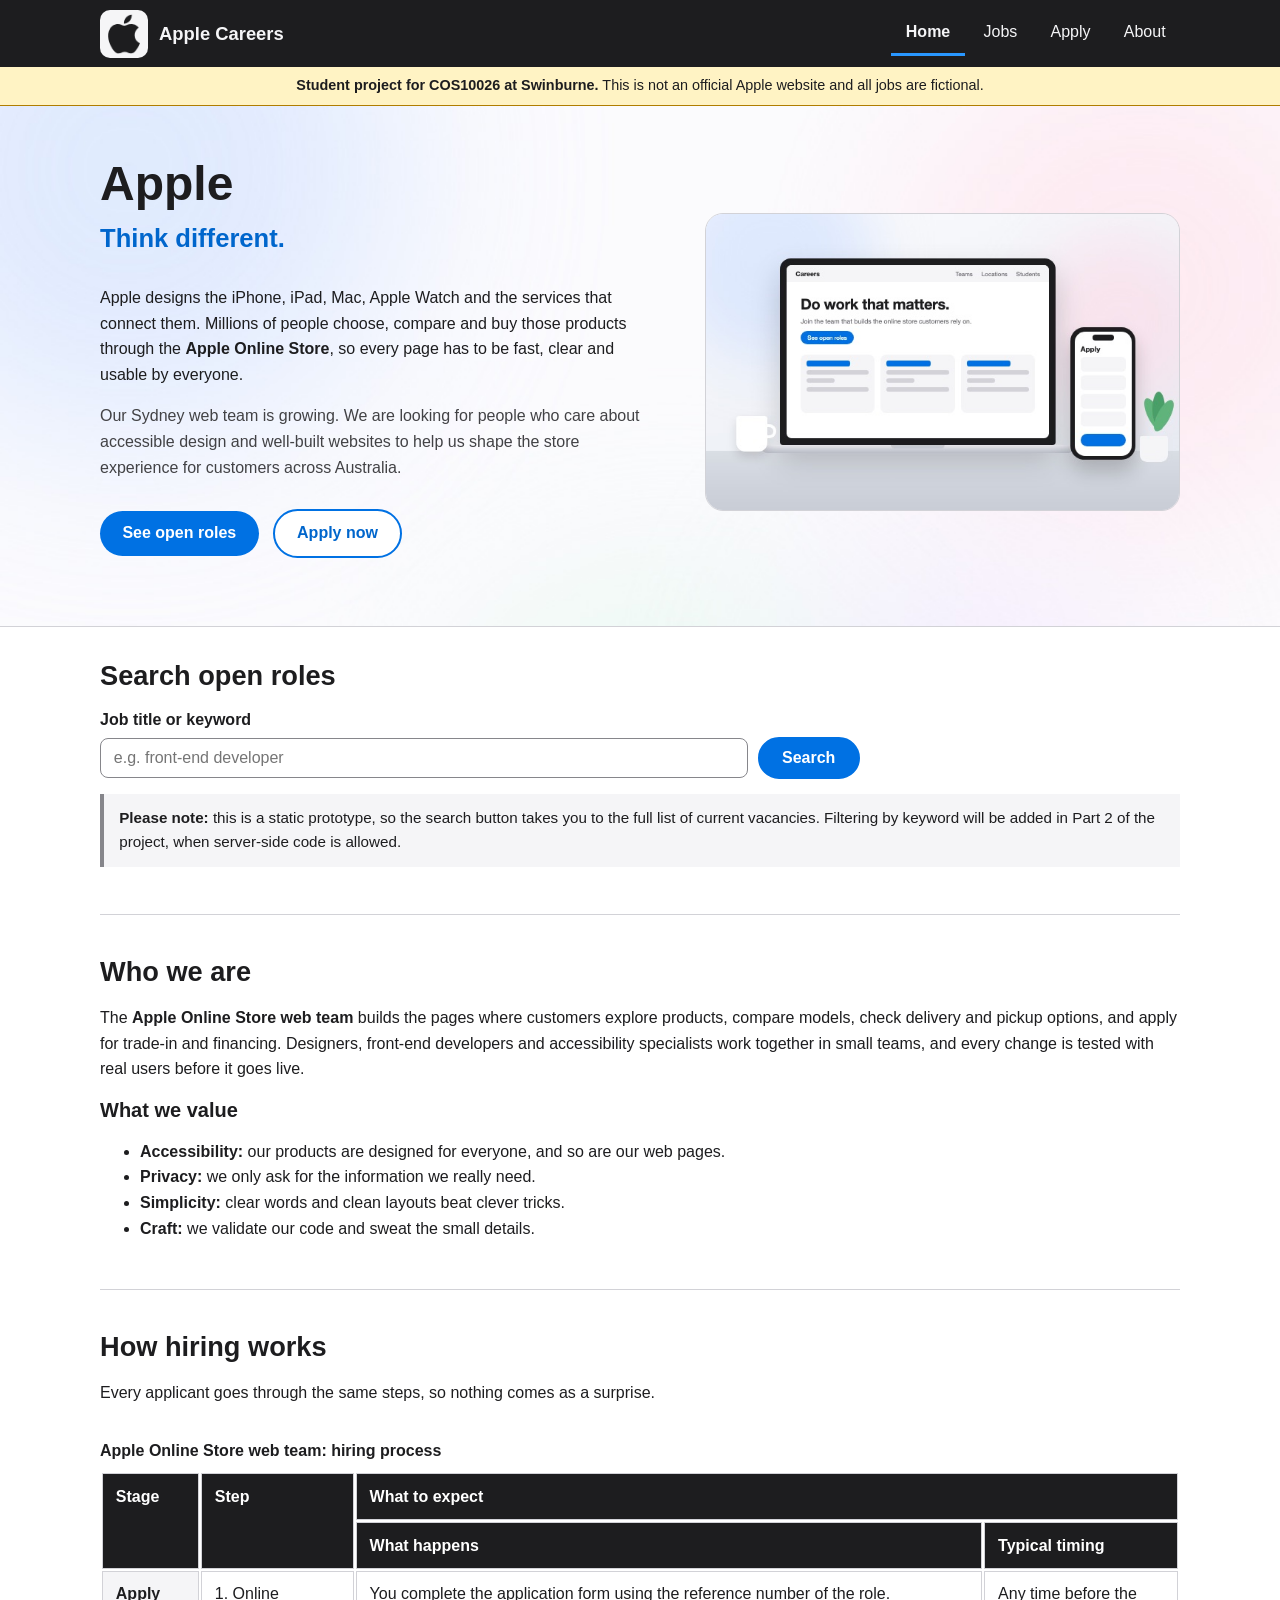
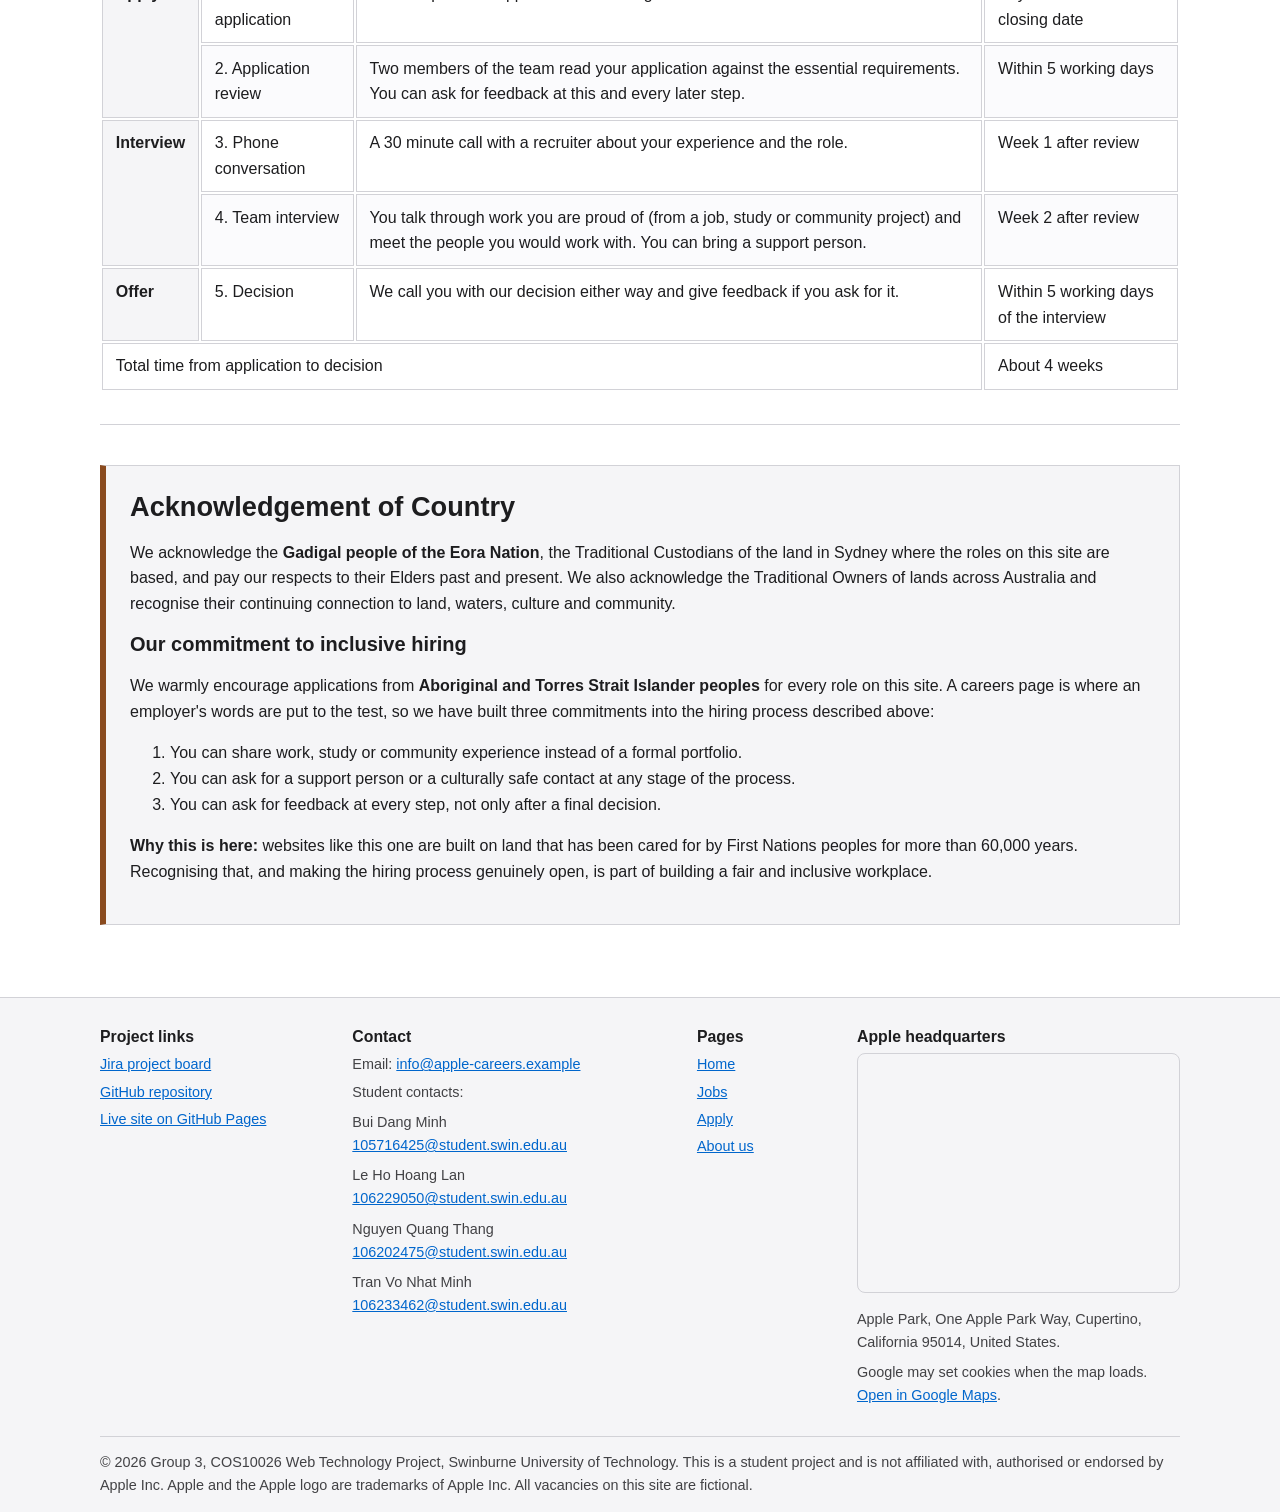
<file: index.html>
<!DOCTYPE html>
<html lang="en">
<head>
  <meta charset="utf-8">
  <meta name="viewport" content="width=device-width, initial-scale=1">
  <meta name="description" content="Careers at Apple: join the team that builds the Apple Online Store. Read about our hiring process and search open roles.">
  <meta name="keywords" content="Apple, careers, jobs, Apple Online Store, web developer, UX designer, Sydney">
  <meta name="author" content="Bui Dang Minh (105716425), Group 3">
  <title>Careers at Apple - Home</title>

  <link rel="stylesheet" href="styles.css?v=20261023">
  <link rel="stylesheet" href="index.css">

  <style>
    #hero h1 {
      font-size: 3em;
      margin-bottom: 0.1em;
    }

    .hero-actions {
      margin-top: 1.5em;
    }
  </style>
</head>

<body>
  <a class="skip-link" href="#main-content">Skip to main content</a>

  <header id="site-header">
    <div class="container">
      <a class="brand" href="index.html">

        <!-- Logo glyph adapted from Devicon apple-original, https://devicon.dev/ (MIT); Apple trademark, educational use. -->
        <img src="images/logo.png" alt="Apple logo" width="48" height="48">
        Apple Careers
      </a>

      <nav>
        <ul>
          <li><a href="index.html" class="current">Home</a></li>
          <li><a href="jobs.html">Jobs</a></li>
          <li><a href="apply.html">Apply</a></li>
          <li><a href="about.html">About</a></li>
        </ul>
      </nav>
    </div>
  </header>

  <p class="project-banner">
    <strong>Student project for COS10026 at Swinburne.</strong> This is not an official Apple website and all jobs are fictional.
  </p>

  <!-- GenAI acknowledgement: Claude and Codex.
       Use: assistance with the final code review; outputs were reviewed and adapted.
       Prompt (translated and summarised): Review the final HTML and CSS code against the assignment brief and suggest improvements. -->
  <!-- Company background: Apple Inc., Apple (Australia), https://www.apple.com/au/; wording adapted for fictional coursework roles. -->
  <section id="hero" aria-labelledby="company-name">
    <div class="container">
      <div class="hero-text">

        <h1 id="company-name">Apple</h1>
        <p class="slogan">Think different.</p>
        <p>
          Apple designs the iPhone, iPad, Mac, Apple Watch and the services that connect them.
          Millions of people choose, compare and buy those products through the
          <strong>Apple Online Store</strong>, so every page has to be fast, clear and
          usable by everyone.
        </p>

        <p style="color: #424245;">
          Our Sydney web team is growing. We are looking for people who care about
          accessible design and well-built websites to help us shape the store experience
          for customers across Australia.
        </p>
        <p class="hero-actions">
          <a class="button" href="jobs.html">See open roles</a>
          <a class="button secondary" href="apply.html">Apply now</a>
        </p>
      </div>

      <!-- Original AI-assisted artwork; acknowledgement: index.html. -->
      <figure class="hero-figure">
        <img src="images/hero-workplace.jpg"
             alt="Illustration of a laptop showing an Apple Careers web page next to a phone showing an application form"
             width="640" height="400">
      </figure>
    </div>
  </section>

  <main id="main-content" tabindex="-1">
    <div class="container">

      <section id="search" aria-labelledby="search-heading">
        <h2 id="search-heading">Search open roles</h2>
        <form action="jobs.html" method="get">
          <div class="search-row">
            <label for="keywords">Job title or keyword</label>
            <input type="search" id="keywords" name="keywords" placeholder="e.g. front-end developer">
            <button type="submit">Search</button>
          </div>
        </form>
        <p class="note">
          <strong>Please note:</strong> this is a static prototype, so the search button takes you
          to the full list of current vacancies. Filtering by keyword will be added in Part 2 of
          the project, when server-side code is allowed.
        </p>
      </section>

      <section id="team" aria-labelledby="team-heading">
        <h2 id="team-heading">Who we are</h2>
        <p>
          The <strong>Apple Online Store web team</strong> builds the pages where customers explore
          products, compare models, check delivery and pickup options, and apply for trade-in and
          financing. Designers, front-end developers and accessibility specialists work together
          in small teams, and every change is tested with real users before it goes live.
        </p>
        <h3>What we value</h3>
        <ul>
          <li><strong>Accessibility:</strong> our products are designed for everyone, and so are our web pages.</li>
          <li><strong>Privacy:</strong> we only ask for the information we really need.</li>
          <li><strong>Simplicity:</strong> clear words and clean layouts beat clever tricks.</li>
          <li><strong>Craft:</strong> we validate our code and sweat the small details.</li>
        </ul>
      </section>

      <section id="process" aria-labelledby="process-heading">
        <h2 id="process-heading">How hiring works</h2>
        <p>Every applicant goes through the same steps, so nothing comes as a surprise.</p>
        <div class="table-wrapper">
          <table>
            <caption>Apple Online Store web team: hiring process</caption>
            <thead>
              <tr>
                <th rowspan="2">Stage</th>
                <th rowspan="2">Step</th>
                <th colspan="2">What to expect</th>
              </tr>
              <tr>
                <th>What happens</th>
                <th>Typical timing</th>
              </tr>
            </thead>
            <tbody>
              <tr>
                <th rowspan="2">Apply</th>
                <td>1. Online application</td>
                <td>You complete the application form using the reference number of the role.</td>
                <td>Any time before the closing date</td>
              </tr>
              <tr>
                <td>2. Application review</td>
                <td>Two members of the team read your application against the essential requirements. You can ask for feedback at this and every later step.</td>
                <td>Within 5 working days</td>
              </tr>
              <tr>
                <th rowspan="2">Interview</th>
                <td>3. Phone conversation</td>
                <td>A 30 minute call with a recruiter about your experience and the role.</td>
                <td>Week 1 after review</td>
              </tr>
              <tr>
                <td>4. Team interview</td>
                <td>You talk through work you are proud of (from a job, study or community project) and meet the people you would work with. You can bring a support person.</td>
                <td>Week 2 after review</td>
              </tr>
              <tr>
                <th>Offer</th>
                <td>5. Decision</td>
                <td>We call you with our decision either way and give feedback if you ask for it.</td>
                <td>Within 5 working days of the interview</td>
              </tr>
            </tbody>
            <tfoot>
              <tr>
                <td colspan="3">Total time from application to decision</td>
                <td>About 4 weeks</td>
              </tr>
            </tfoot>
          </table>
        </div>
      </section>

      <!-- Wording follows Swinburne COS10026 Canvas, Acknowledgement of Country; Sydney custodians: City of Sydney, Aboriginal and Torres Strait Islander, https://www.cityofsydney.nsw.gov.au/ -->
      <section id="acknowledgement" aria-labelledby="ack-heading">
        <h2 id="ack-heading">Acknowledgement of Country</h2>

        <p>
          We acknowledge the <strong>Gadigal people of the Eora Nation</strong>, the Traditional Custodians
          of the land in Sydney where the roles on this site are based, and pay our respects to their
          Elders past and present. We also acknowledge the Traditional Owners of lands across Australia
          and recognise their continuing connection to land, waters, culture and community.
        </p>

        <h3>Our commitment to inclusive hiring</h3>
        <p>
          We warmly encourage applications from <strong>Aboriginal and Torres Strait Islander peoples</strong>
          for every role on this site. A careers page is where an employer's words are put to the test,
          so we have built three commitments into the hiring process described above:
        </p>
        <ol>
          <li>You can share work, study or community experience instead of a formal portfolio.</li>
          <li>You can ask for a support person or a culturally safe contact at any stage of the process.</li>
          <li>You can ask for feedback at every step, not only after a final decision.</li>
        </ol>
        <p>
          <strong>Why this is here:</strong> websites like this one are built on land that has been cared for by
          First Nations peoples for more than 60,000 years. Recognising that, and making the hiring process
          genuinely open, is part of building a fair and inclusive workplace.
        </p>
      </section>

    </div>
  </main>

  <footer id="site-footer">
    <div class="container">
      <div class="footer-columns">
        <section aria-labelledby="footer-project">
          <h2 id="footer-project">Project links</h2>
          <ul>
            <li><a href="https://cos10026-group3.atlassian.net/jira/software/projects/WWTP/summary">Jira project board</a></li>
            <li><a href="https://github.com/dangminh232006/Web-Project-Group-3">GitHub repository</a></li>
            <li><a href="https://dangminh232006.github.io/Web-Project-Group-3/">Live site on GitHub Pages</a></li>
          </ul>
        </section>
        <section aria-labelledby="footer-contact">
          <h2 id="footer-contact">Contact</h2>
          <ul>
            <li>Email: <a href="mailto:info@apple-careers.example">info@apple-careers.example</a></li>
            <li>Student contacts:
              <ul>
                <li>Bui Dang Minh<br><a href="mailto:105716425@student.swin.edu.au">105716425@student.swin.edu.au</a></li>
                <li>Le Ho Hoang Lan<br><a href="mailto:106229050@student.swin.edu.au">106229050@student.swin.edu.au</a></li>
                <li>Nguyen Quang Thang<br><a href="mailto:106202475@student.swin.edu.au">106202475@student.swin.edu.au</a></li>
                <li>Tran Vo Nhat Minh<br><a href="mailto:106233462@student.swin.edu.au">106233462@student.swin.edu.au</a></li>
              </ul>
            </li>
          </ul>
        </section>
        <section aria-labelledby="footer-site">
          <h2 id="footer-site">Pages</h2>
          <ul>
            <li><a href="index.html">Home</a></li>
            <li><a href="jobs.html">Jobs</a></li>
            <li><a href="apply.html">Apply</a></li>
            <li><a href="about.html">About us</a></li>
          </ul>
        </section>

        <section class="footer-map" aria-labelledby="footer-location">
          <h2 id="footer-location">Apple headquarters</h2>
          <!-- Map supplied by Google Maps: Apple Park, Cupertino; https://www.google.com/maps/place/Apple+Park,+One+Apple+Park+Way,+Cupertino,+CA+95014 -->
          <iframe src="https://www.google.com/maps/embed?origin=mfe&amp;pb=!1m3!2m1!1sApple+Park,+One+Apple+Park+Way,+Cupertino,+CA+95014!6i15"
                  title="Google Map showing Apple Park, Apple headquarters in Cupertino, California"
                  width="600" height="240" loading="lazy"></iframe>
          <p>Apple Park, One Apple Park Way, Cupertino, California 95014, United States.</p>
          <p>Google may set cookies when the map loads.
            <a href="https://www.google.com/maps/place/Apple+Park,+One+Apple+Park+Way,+Cupertino,+CA+95014">Open in Google Maps</a>.
          </p>
        </section>
      </div>
      <p class="disclaimer">
        &copy; 2026 Group 3, COS10026 Web Technology Project, Swinburne University of Technology.
        This is a student project and is not affiliated with, authorised or endorsed by Apple Inc.
        Apple and the Apple logo are trademarks of Apple Inc. All vacancies on this site are fictional.
      </p>
    </div>
  </footer>
</body>
</html>
</file>
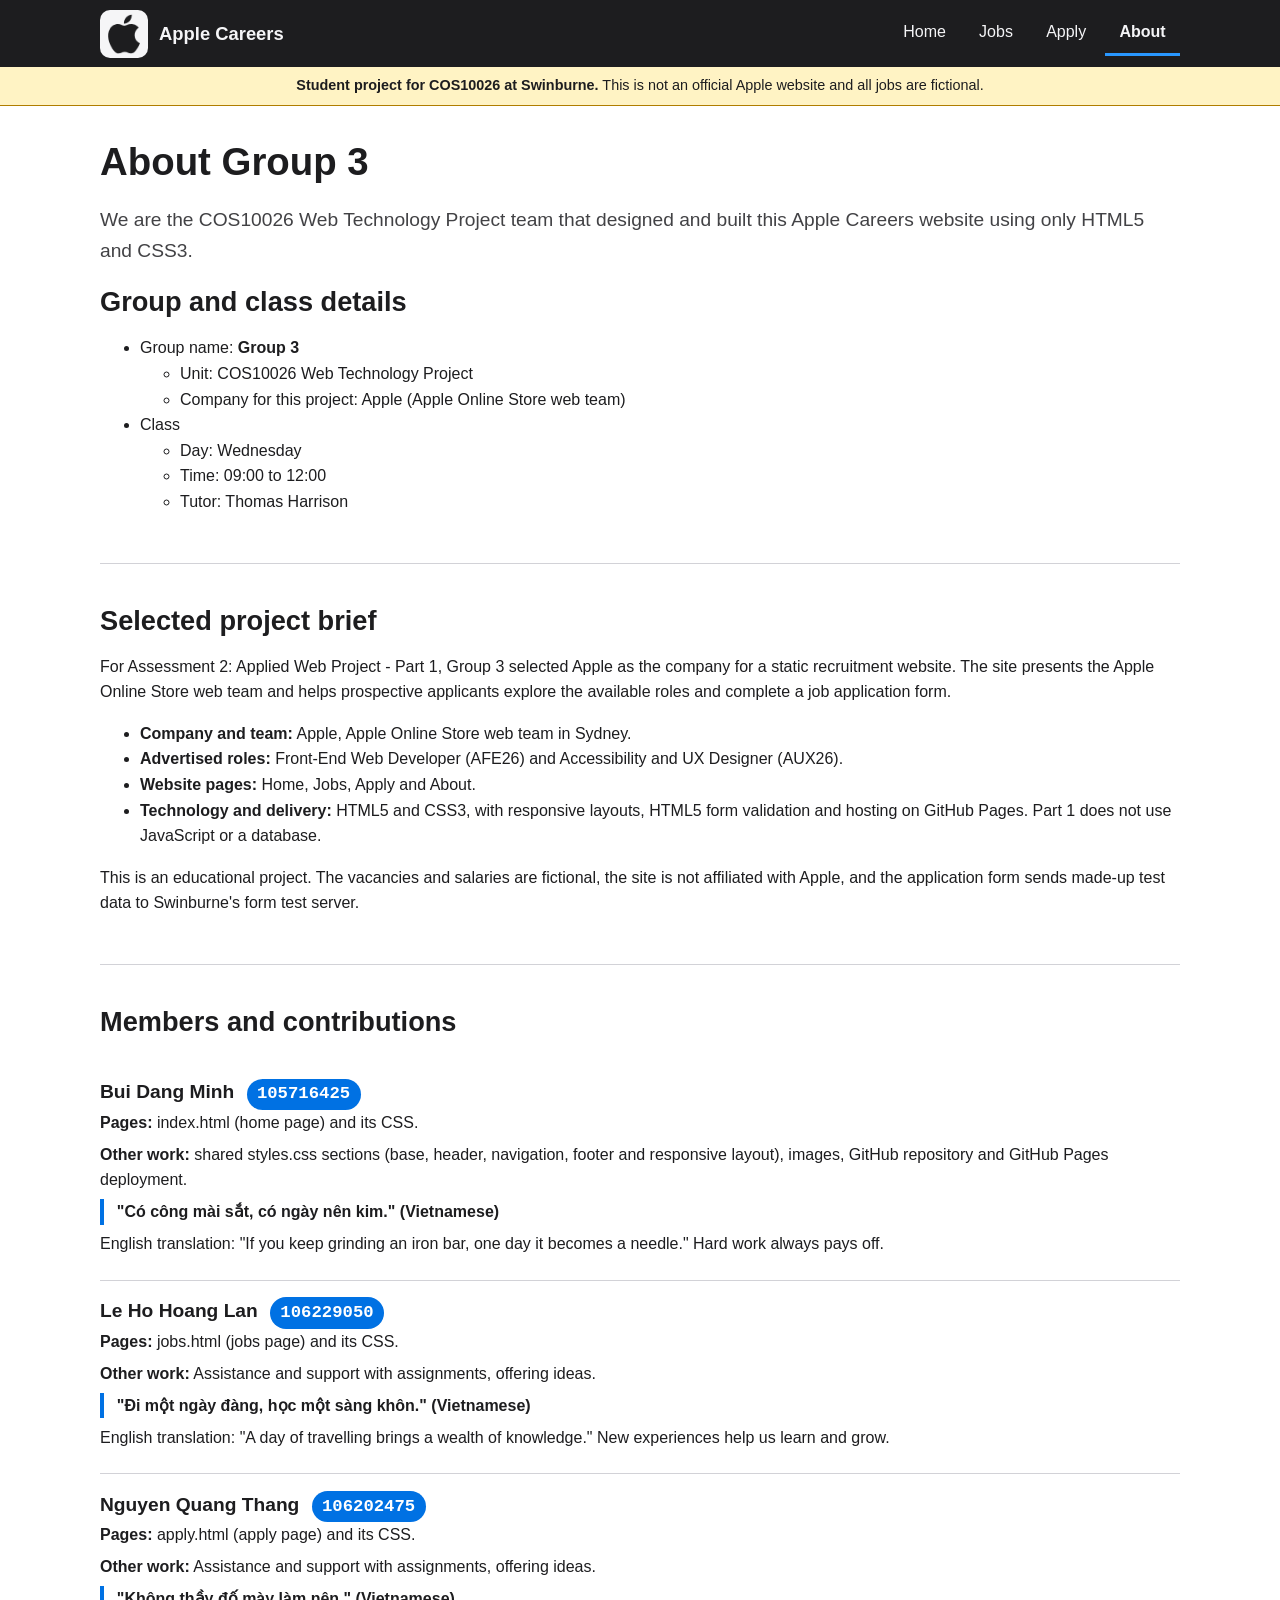
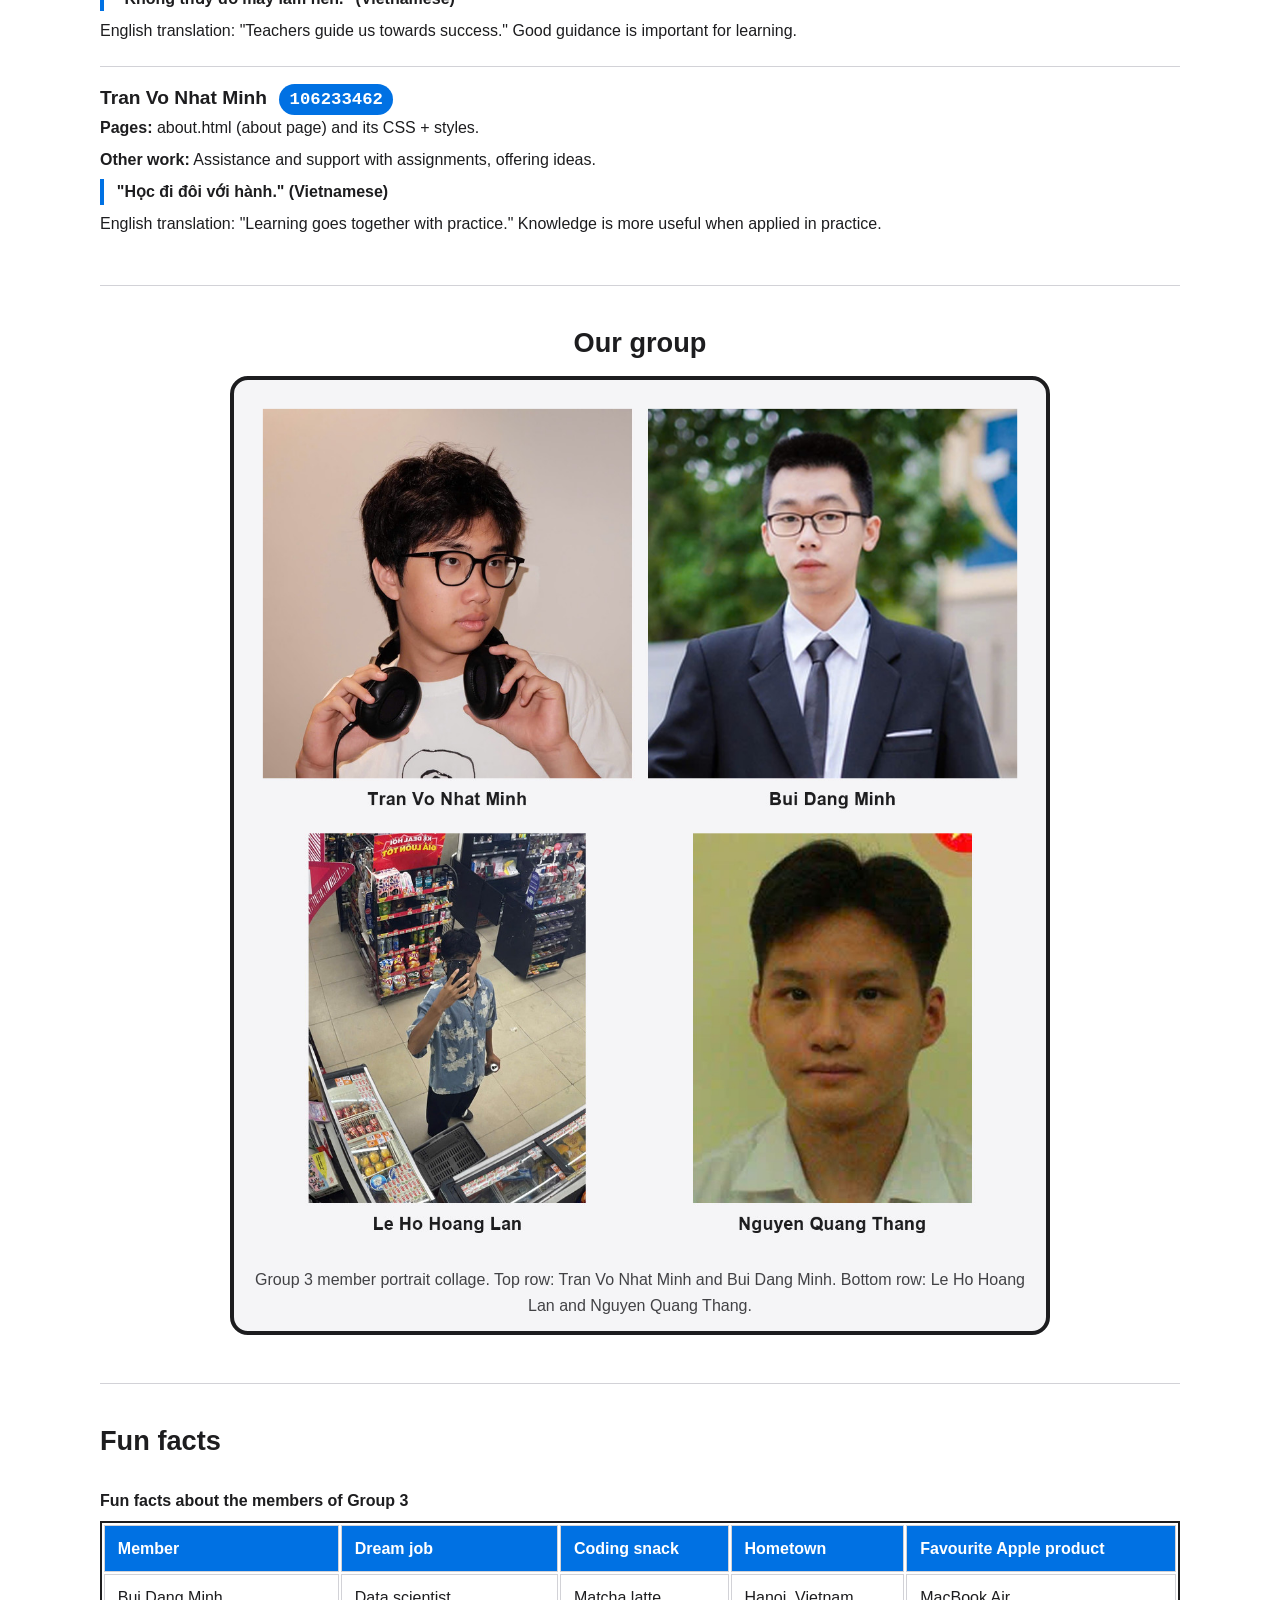
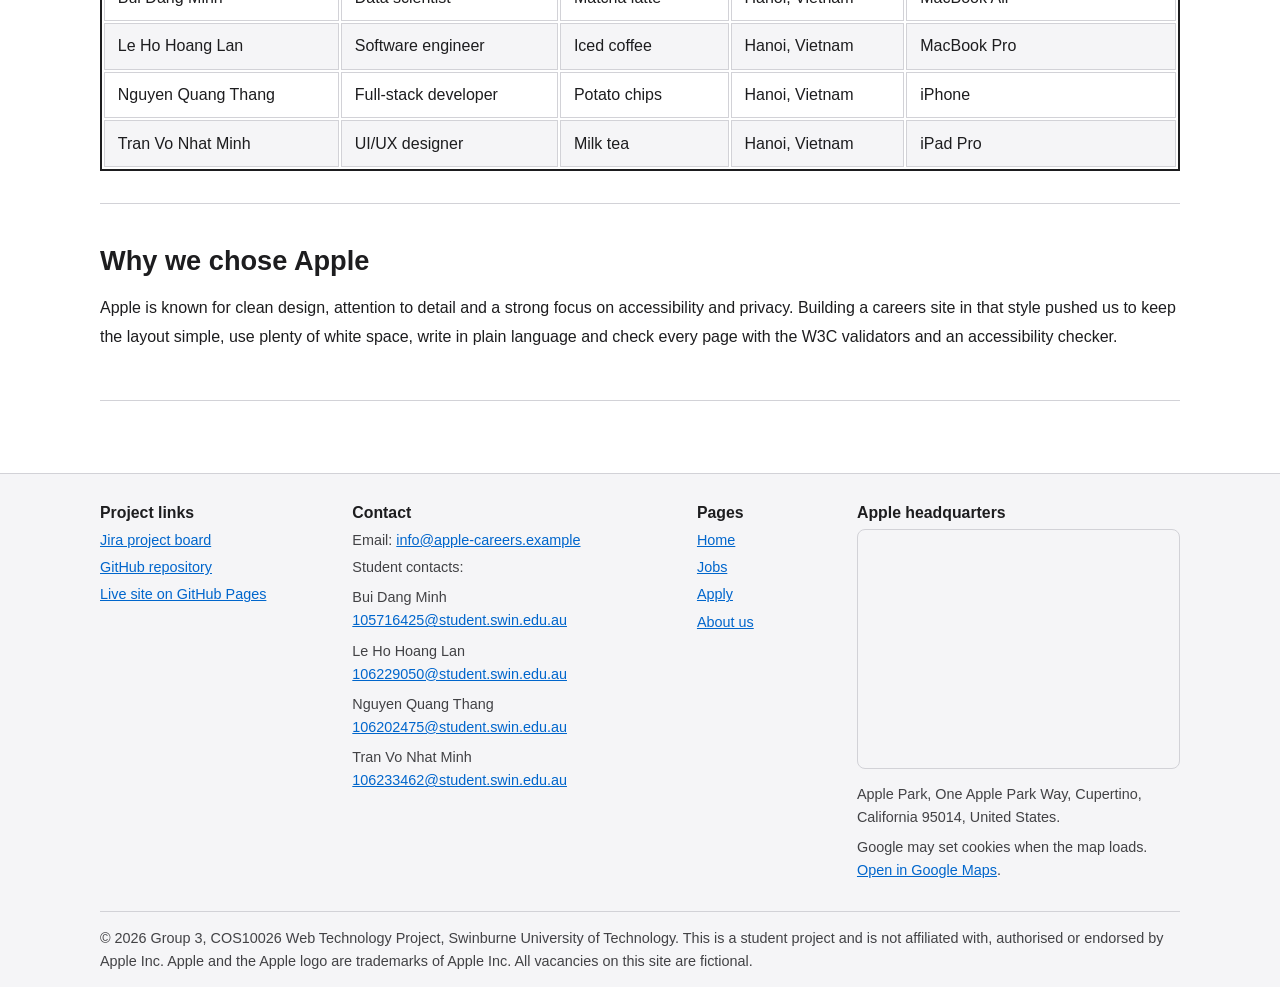
<file: about.html>
<!DOCTYPE html>
<html lang="en">
<head>
  <meta charset="utf-8">
  <meta name="viewport" content="width=device-width, initial-scale=1">
  <meta name="description" content="Meet Group 3, the COS10026 students who built the Apple Careers recruitment website: class details, contributions, quotes, group photo and fun facts.">
  <meta name="keywords" content="Group 3, COS10026, Swinburne, team members, student IDs, contributions, fun facts">
  <meta name="author" content="Group 3, COS10026">
  <title>Careers at Apple - About Group 3</title>

  <link rel="stylesheet" href="styles.css?v=20261023">
  <link rel="stylesheet" href="about.css?v=20261023-collage1">

  <style>
    #fun-facts caption {
      font-weight: bold;
      color: #1d1d1f;
    }
  </style>
</head>

<body>
  <a class="skip-link" href="#main-content">Skip to main content</a>

  <header id="site-header">
    <div class="container">
      <a class="brand" href="index.html">

        <!-- Logo glyph adapted from Devicon apple-original, https://devicon.dev/ (MIT); Apple trademark, educational use. -->
        <img src="images/logo.png" alt="Apple logo" width="48" height="48">
        Apple Careers
      </a>

      <nav>
        <ul>
          <li><a href="index.html">Home</a></li>
          <li><a href="jobs.html">Jobs</a></li>
          <li><a href="apply.html">Apply</a></li>
          <li><a href="about.html" class="current">About</a></li>
        </ul>
      </nav>
    </div>
  </header>

  <p class="project-banner">
    <strong>Student project for COS10026 at Swinburne.</strong> This is not an official Apple website and all jobs are fictional.
  </p>

  <main id="main-content" tabindex="-1">
    <div class="container">

      <h1>About Group 3</h1>
      <p>
        We are the COS10026 Web Technology Project team that designed and built this
        Apple Careers website using only HTML5 and CSS3.
      </p>

      <!-- GenAI acknowledgement: see index.html. -->
      <section id="group-details" aria-labelledby="group-heading">
        <h2 id="group-heading">Group and class details</h2>
        <ul>
          <li>Group name: <strong>Group 3</strong>
            <ul>
              <li>Unit: COS10026 Web Technology Project</li>
              <li>Company for this project: Apple (Apple Online Store web team)</li>
            </ul>
          </li>
          <li>Class
            <ul>
              <li>Day: Wednesday</li>
              <li>Time: 09:00 to 12:00</li>
              <li>Tutor: Thomas Harrison</li>
            </ul>
          </li>
        </ul>
      </section>

      <section id="project-brief" aria-labelledby="brief-heading">
        <h2 id="brief-heading">Selected project brief</h2>
        <p>
          For Assessment 2: Applied Web Project - Part 1, Group 3 selected Apple as the company
          for a static recruitment website. The site presents the Apple Online Store web team
          and helps prospective applicants explore the available roles and complete a job application form.
        </p>
        <ul>
          <li><strong>Company and team:</strong> Apple, Apple Online Store web team in Sydney.</li>
          <li><strong>Advertised roles:</strong> Front-End Web Developer (AFE26) and Accessibility and UX Designer (AUX26).</li>
          <li><strong>Website pages:</strong> Home, Jobs, Apply and About.</li>
          <li><strong>Technology and delivery:</strong> HTML5 and CSS3, with responsive layouts,
            HTML5 form validation and hosting on GitHub Pages. Part 1 does not use JavaScript or a database.</li>
        </ul>
        <p>
          This is an educational project. The vacancies and salaries are fictional, the site is not
          affiliated with Apple, and the application form sends made-up test data to Swinburne's form test server.
        </p>
      </section>

      <section id="members" aria-labelledby="members-heading">
        <h2 id="members-heading">Members and contributions</h2>
        <dl class="members">
          <dt>Bui Dang Minh <span class="student-id">105716425</span></dt>
          <dd><strong>Pages:</strong> index.html (home page) and its CSS.</dd>
          <dd><strong>Other work:</strong> shared styles.css sections (base, header, navigation, footer and responsive layout), images, GitHub repository and GitHub Pages deployment.</dd>
          <dd class="quote"><span lang="vi">&quot;Có công mài sắt, có ngày nên kim.&quot;</span> (Vietnamese)</dd>
          <dd>English translation: &quot;If you keep grinding an iron bar, one day it becomes a needle.&quot; Hard work always pays off.</dd>

          <dt>Le Ho Hoang Lan <span class="student-id">106229050</span></dt>
          <dd><strong>Pages:</strong> jobs.html (jobs page) and its CSS.</dd>
          <dd><strong>Other work:</strong> Assistance and support with assignments, offering ideas.</dd>
          <dd class="quote"><span lang="vi">&quot;Đi một ngày đàng, học một sàng khôn.&quot;</span> (Vietnamese)</dd>
          <dd>English translation: &quot;A day of travelling brings a wealth of knowledge.&quot; New experiences help us learn and grow.</dd>

          <dt>Nguyen Quang Thang <span class="student-id">106202475</span></dt>
          <dd><strong>Pages:</strong> apply.html (apply page) and its CSS.</dd>
          <dd><strong>Other work:</strong> Assistance and support with assignments, offering ideas.</dd>
          <dd class="quote"><span lang="vi">&quot;Không thầy đố mày làm nên.&quot;</span> (Vietnamese)</dd>
          <dd>English translation: &quot;Teachers guide us towards success.&quot; Good guidance is important for learning.</dd>

          <dt>Tran Vo Nhat Minh <span class="student-id">106233462</span></dt>
          <dd><strong>Pages:</strong> about.html (about page) and its CSS + styles.</dd>
          <dd><strong>Other work:</strong> Assistance and support with assignments, offering ideas.</dd>
          <dd class="quote"><span lang="vi">&quot;Học đi đôi với hành.&quot;</span> (Vietnamese)</dd>
          <dd>English translation: &quot;Learning goes together with practice.&quot; Knowledge is more useful when applied in practice.</dd>
        </dl>
      </section>

      <section id="photo" aria-labelledby="photo-heading">
        <h2 id="photo-heading">Our group</h2>
        <figure id="group-photo">
          <!-- Coordinator-supplied deterministic collage of the four original portraits; faces unchanged. -->
          <img src="images/group-collage.jpg" alt="Four Group 3 member portraits arranged in two rows" width="1200" height="1320">
          <figcaption>Group 3 member portrait collage. Top row: Tran Vo Nhat Minh and Bui Dang Minh. Bottom row: Le Ho Hoang Lan and Nguyen Quang Thang.</figcaption>
        </figure>
      </section>

      <section id="fun-facts" aria-labelledby="facts-heading">
        <h2 id="facts-heading">Fun facts</h2>
        <div class="table-wrapper">
          <table>
            <caption>Fun facts about the members of Group 3</caption>
            <thead>
              <tr>
                <th>Member</th>
                <th>Dream job</th>
                <th>Coding snack</th>
                <th>Hometown</th>
                <th>Favourite Apple product</th>
              </tr>
            </thead>
            <tbody>
              <tr>
                <td>Bui Dang Minh</td>
                <td>Data scientist</td>
                <td>Matcha latte</td>
                <td>Hanoi, Vietnam</td>
                <td>MacBook Air</td>
              </tr>
              <tr>
                <td>Le Ho Hoang Lan</td>
                <td>Software engineer</td>
                <td>Iced coffee</td>
                <td>Hanoi, Vietnam</td>
                <td>MacBook Pro</td>
              </tr>
              <tr>
                <td>Nguyen Quang Thang</td>
                <td>Full-stack developer</td>
                <td>Potato chips</td>
                <td>Hanoi, Vietnam</td>
                <td>iPhone</td>
              </tr>
              <tr>
                <td>Tran Vo Nhat Minh</td>
                <td>UI/UX designer</td>
                <td>Milk tea</td>
                <td>Hanoi, Vietnam</td>
                <td>iPad Pro</td>
              </tr>
            </tbody>
          </table>
        </div>
      </section>

      <section id="why-apple" aria-labelledby="why-heading">
        <h2 id="why-heading">Why we chose Apple</h2>
        <p style="line-height: 1.8;">
          Apple is known for clean design, attention to detail and a strong focus on accessibility and privacy.
          Building a careers site in that style pushed us to keep the layout simple, use plenty of white space,
          write in plain language and check every page with the W3C validators and an accessibility checker.
        </p>
      </section>

    </div>
  </main>

  <footer id="site-footer">
    <div class="container">
      <div class="footer-columns">
        <section aria-labelledby="footer-project">
          <h2 id="footer-project">Project links</h2>
          <ul>
            <li><a href="https://cos10026-group3.atlassian.net/jira/software/projects/WWTP/summary">Jira project board</a></li>
            <li><a href="https://github.com/dangminh232006/Web-Project-Group-3">GitHub repository</a></li>
            <li><a href="https://dangminh232006.github.io/Web-Project-Group-3/">Live site on GitHub Pages</a></li>
          </ul>
        </section>
        <section aria-labelledby="footer-contact">
          <h2 id="footer-contact">Contact</h2>
          <ul>
            <li>Email: <a href="mailto:info@apple-careers.example">info@apple-careers.example</a></li>
            <li>Student contacts:
              <ul>
                <li>Bui Dang Minh<br><a href="mailto:105716425@student.swin.edu.au">105716425@student.swin.edu.au</a></li>
                <li>Le Ho Hoang Lan<br><a href="mailto:106229050@student.swin.edu.au">106229050@student.swin.edu.au</a></li>
                <li>Nguyen Quang Thang<br><a href="mailto:106202475@student.swin.edu.au">106202475@student.swin.edu.au</a></li>
                <li>Tran Vo Nhat Minh<br><a href="mailto:106233462@student.swin.edu.au">106233462@student.swin.edu.au</a></li>
              </ul>
            </li>
          </ul>
        </section>
        <section aria-labelledby="footer-site">
          <h2 id="footer-site">Pages</h2>
          <ul>
            <li><a href="index.html">Home</a></li>
            <li><a href="jobs.html">Jobs</a></li>
            <li><a href="apply.html">Apply</a></li>
            <li><a href="about.html">About us</a></li>
          </ul>
        </section>

        <section class="footer-map" aria-labelledby="footer-location">
          <h2 id="footer-location">Apple headquarters</h2>
          <!-- Map supplied by Google Maps: Apple Park, Cupertino; https://www.google.com/maps/place/Apple+Park,+One+Apple+Park+Way,+Cupertino,+CA+95014 -->
          <iframe src="https://www.google.com/maps/embed?origin=mfe&amp;pb=!1m3!2m1!1sApple+Park,+One+Apple+Park+Way,+Cupertino,+CA+95014!6i15"
                  title="Google Map showing Apple Park, Apple headquarters in Cupertino, California"
                  width="600" height="240" loading="lazy"></iframe>
          <p>Apple Park, One Apple Park Way, Cupertino, California 95014, United States.</p>
          <p>Google may set cookies when the map loads.
            <a href="https://www.google.com/maps/place/Apple+Park,+One+Apple+Park+Way,+Cupertino,+CA+95014">Open in Google Maps</a>.
          </p>
        </section>
      </div>
      <p class="disclaimer">
        &copy; 2026 Group 3, COS10026 Web Technology Project, Swinburne University of Technology.
        This is a student project and is not affiliated with, authorised or endorsed by Apple Inc.
        Apple and the Apple logo are trademarks of Apple Inc. All vacancies on this site are fictional.
      </p>
    </div>
  </footer>
</body>
</html>
</file>
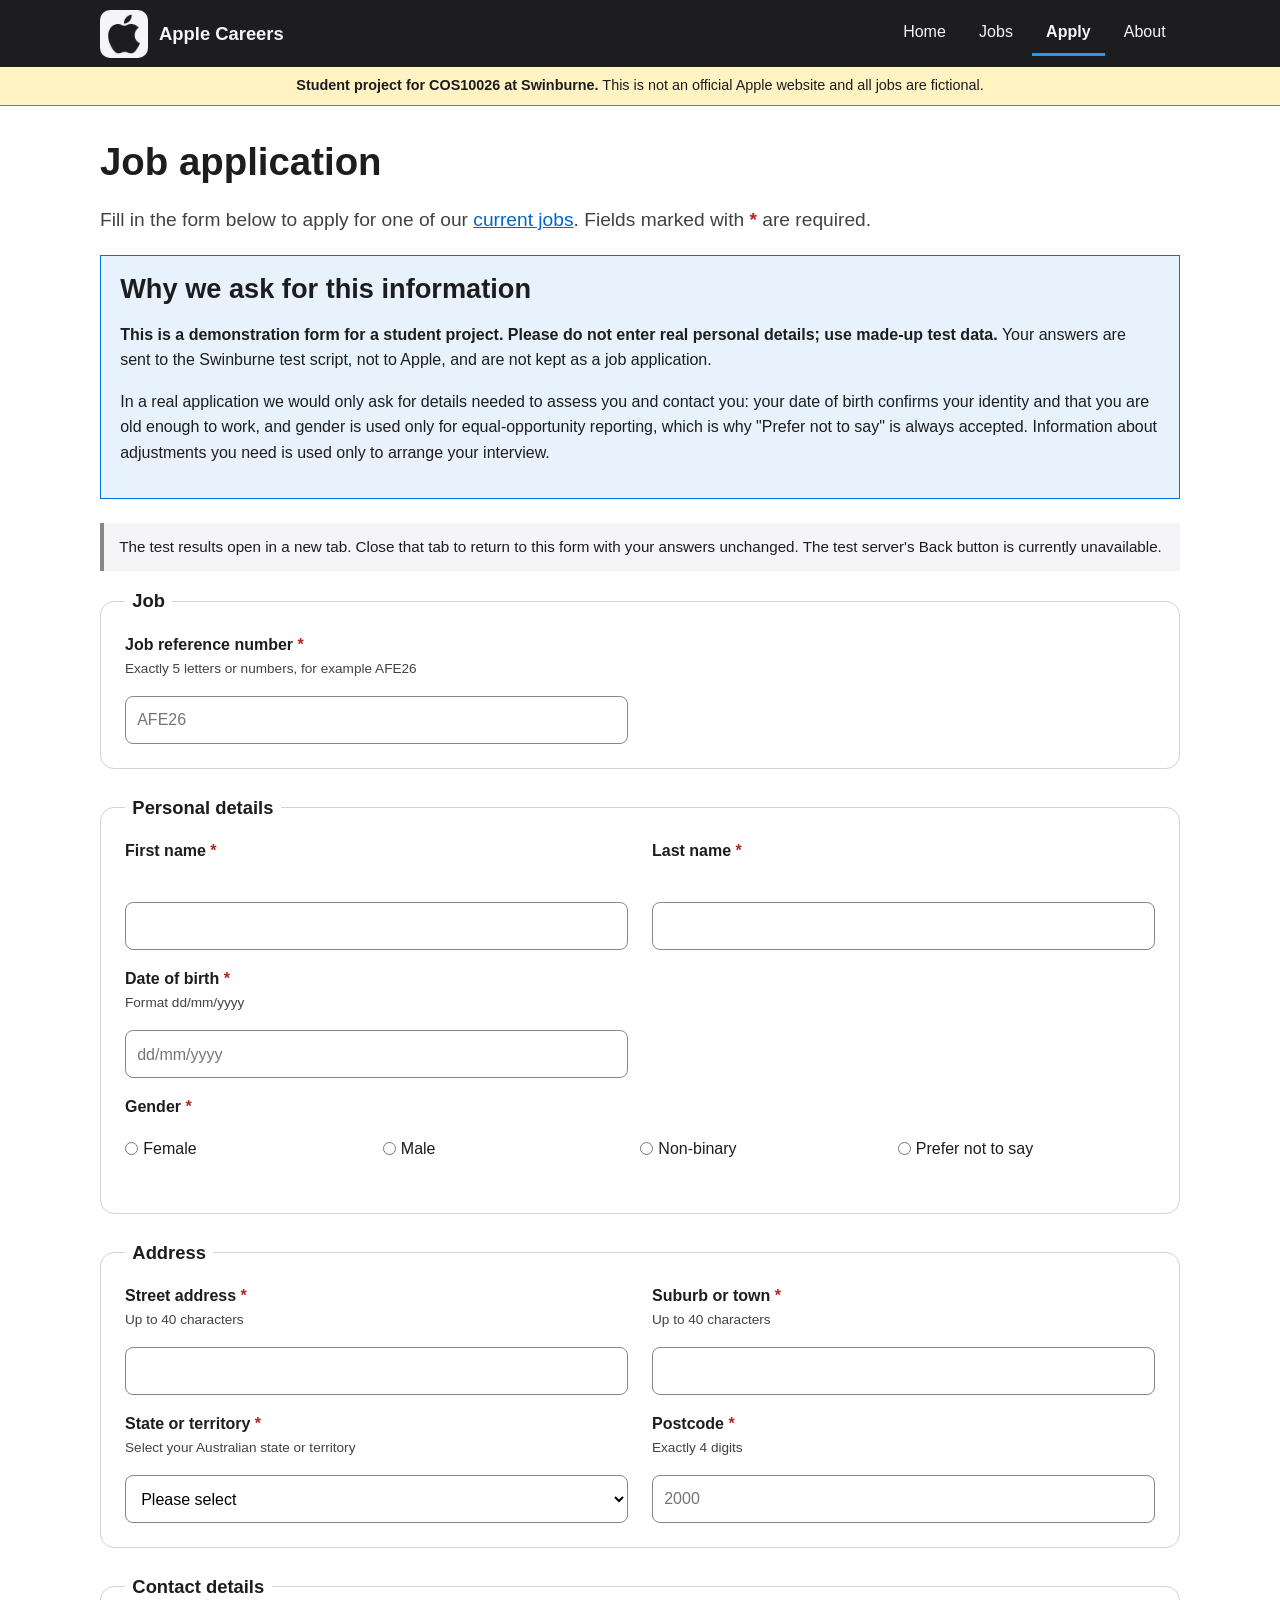
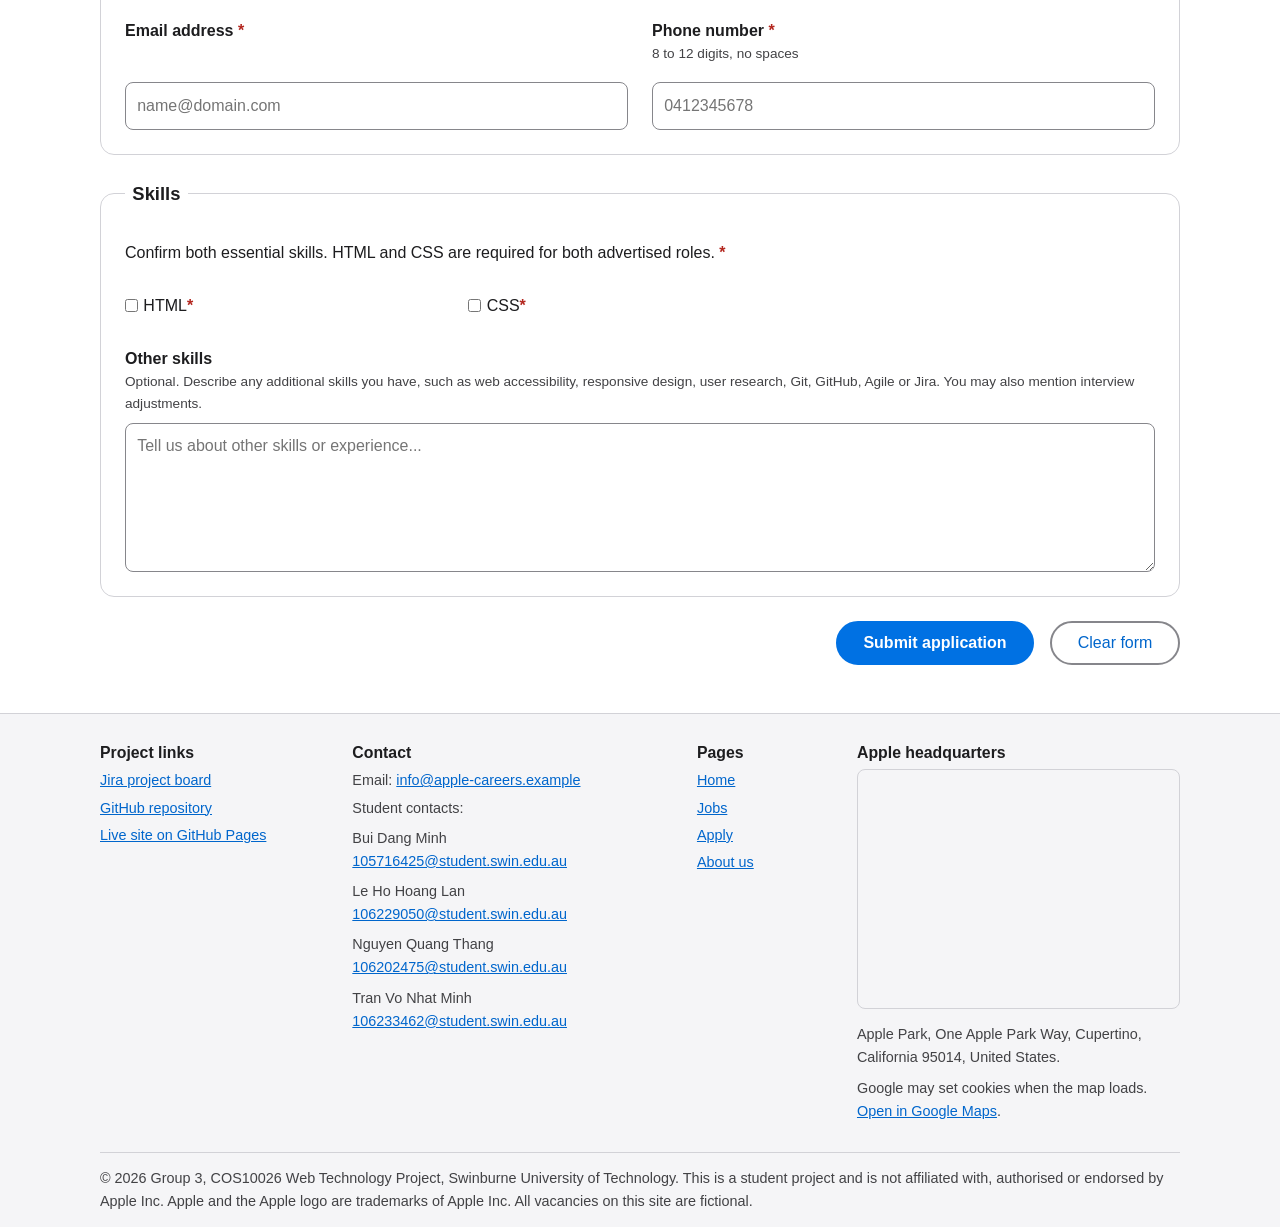
<file: apply.html>
<!DOCTYPE html>
<html lang="en">
<head>
  <meta charset="utf-8">
  <meta name="viewport" content="width=device-width, initial-scale=1">
  <meta name="description" content="Apply online for a job in the Apple Online Store web team. All fields are checked before the form is sent.">
  <meta name="keywords" content="Apple jobs, job application form, apply online, AFE26, AUX26">
  <meta name="author" content="Group 3, COS10026">
  <title>Careers at Apple - Job application</title>

  <link rel="stylesheet" href="styles.css?v=20261023">
  <link rel="stylesheet" href="apply.css?v=20261023-skills2">

  <style>
    .required-star {
      color: #b3261e;
      font-weight: bold;
    }

    #privacy {
      border: 1px solid #0071e3;
      background-color: #e8f2fd;
      padding: 1em 1.2em;
      margin-bottom: 1.5em;
    }
  </style>
</head>

<body>
  <a class="skip-link" href="#main-content">Skip to main content</a>

  <header id="site-header">
    <div class="container">
      <a class="brand" href="index.html">

        <!-- Logo glyph adapted from Devicon apple-original, https://devicon.dev/ (MIT); Apple trademark, educational use. -->
        <img src="images/logo.png" alt="Apple logo" width="48" height="48">
        Apple Careers
      </a>

      <nav>
        <ul>
          <li><a href="index.html">Home</a></li>
          <li><a href="jobs.html">Jobs</a></li>
          <li><a href="apply.html" class="current">Apply</a></li>
          <li><a href="about.html">About</a></li>
        </ul>
      </nav>
    </div>
  </header>

  <p class="project-banner">
    <strong>Student project for COS10026 at Swinburne.</strong> This is not an official Apple website and all jobs are fictional.
  </p>

  <main id="main-content" tabindex="-1">
    <div class="container">

      <h1>Job application</h1>
      <p>
        Fill in the form below to apply for one of our <a href="jobs.html">current jobs</a>.
        Fields marked with <span class="required-star">*</span> are required.
      </p>

      <!-- Privacy and dark-pattern guidance: Swinburne COS10026 Canvas, Week 06: Dark patterns examples in web development. -->
      <section id="privacy" aria-labelledby="privacy-heading">
        <h2 id="privacy-heading">Why we ask for this information</h2>
        <p>
          <strong>This is a demonstration form for a student project. Please do not enter real personal details;
          use made-up test data.</strong> Your answers are sent to the Swinburne test script, not to Apple,
          and are not kept as a job application.
        </p>
        <p>
          In a real application we would only ask for details needed to assess you and contact you:
          your date of birth confirms your identity and that you are old enough to work, and gender is used
          only for equal-opportunity reporting, which is why "Prefer not to say" is always accepted.
          Information about adjustments you need is used only to arrange your interview.
        </p>
      </section>

      <p id="submission-help" class="note">
        The test results open in a new tab. Close that tab to return to this form with your answers unchanged.
        The test server's Back button is currently unavailable.
      </p>

      <!-- GenAI acknowledgement: see index.html. -->
      <!-- Form fields, patterns and POST test endpoint follow Swinburne COS10026 Lecture 3: HTML Forms and Structural Elements and Week 3 HTML form lab. -->
      <form id="application" method="post" action="https://mercury.swin.edu.au/it000000/formtest.php"
            target="_blank" rel="noopener" aria-describedby="submission-help">

        <fieldset>
          <legend>Job</legend>
          <div class="form-grid">
            <div class="field">
              <label for="job-ref">Job reference number <span class="required-star">*</span>
                <span class="hint">Exactly 5 letters or numbers, for example AFE26</span>
              </label>
              <input type="text" id="job-ref" name="job_ref" maxlength="5"
                     pattern="[A-Za-z0-9]{5}" placeholder="AFE26" required
                     title="Exactly 5 letters or numbers, for example AFE26">
            </div>
          </div>
        </fieldset>

        <fieldset>
          <legend>Personal details</legend>
          <div class="form-grid">
            <div class="field">
              <label for="first-name">First name <span class="required-star">*</span>
              </label>
              <input type="text" id="first-name" name="first_name" maxlength="20"
                     pattern="[A-Za-z]{1,20}" required title="Up to 20 letters (A to Z), no spaces or numbers">
            </div>

            <div class="field">
              <label for="last-name">Last name <span class="required-star">*</span>
              </label>
              <input type="text" id="last-name" name="last_name" maxlength="20"
                     pattern="[A-Za-z]{1,20}" required title="Up to 20 letters (A to Z), no spaces or numbers">
            </div>

            <div class="field">
              <label for="dob">Date of birth <span class="required-star">*</span>
                <span class="hint">Format dd/mm/yyyy</span>
              </label>
              <input type="text" id="dob" name="dob" maxlength="10" placeholder="dd/mm/yyyy"
                     pattern="(0[1-9]|[12][0-9]|3[01])/(0[1-9]|1[0-2])/[0-9]{4}" required
                     title="Use the format dd/mm/yyyy, for example 15/06/1998">
            </div>

            <div class="field wide">
              <fieldset>
                <legend>Gender <span class="required-star">*</span></legend>
                <div class="choices">
                  <label><input type="radio" name="gender" value="female" required> Female</label>
                  <label><input type="radio" name="gender" value="male"> Male</label>
                  <label><input type="radio" name="gender" value="non-binary"> Non-binary</label>
                  <label><input type="radio" name="gender" value="not-stated"> Prefer not to say</label>
                </div>
              </fieldset>
            </div>
          </div>
        </fieldset>

        <fieldset>
          <legend>Address</legend>
          <div class="form-grid">
            <div class="field">
              <label for="street">Street address <span class="required-star">*</span>
                <span class="hint">Up to 40 characters</span>
              </label>
              <input type="text" id="street" name="street" maxlength="40" required>
            </div>

            <div class="field">
              <label for="suburb">Suburb or town <span class="required-star">*</span>
                <span class="hint">Up to 40 characters</span>
              </label>
              <input type="text" id="suburb" name="suburb" maxlength="40" required>
            </div>

            <div class="field">
              <label for="state">State or territory <span class="required-star">*</span>
                <span class="hint">Select your Australian state or territory</span>
              </label>
              <!-- State and territory names: Treasury Corporation of Victoria, State & Commonwealth Relationship, https://www.tcv.vic.gov.au/about-tcv/victoria-s-economy/state-commonwealth-relationship -->
              <select id="state" name="state" required>
                <option value="">Please select</option>
                <option value="VIC">Victoria</option>
                <option value="NSW">New South Wales</option>
                <option value="QLD">Queensland</option>
                <option value="NT">Northern Territory</option>
                <option value="WA">Western Australia</option>
                <option value="SA">South Australia</option>
                <option value="TAS">Tasmania</option>
                <option value="ACT">Australian Capital Territory</option>
              </select>
            </div>

            <div class="field">
              <label for="postcode">Postcode <span class="required-star">*</span>
                <span class="hint">Exactly 4 digits</span>
              </label>
              <input type="text" id="postcode" name="postcode" maxlength="4"
                     pattern="[0-9]{4}" placeholder="2000" required title="Exactly 4 digits, for example 2000">
            </div>
          </div>
        </fieldset>

        <fieldset>
          <legend>Contact details</legend>
          <div class="form-grid">

            <div class="field">
              <label for="email">Email address <span class="required-star">*</span></label>
              <input type="email" id="email" name="email" placeholder="name@domain.com" required>
            </div>

            <div class="field">
              <label for="phone">Phone number <span class="required-star">*</span>
                <span class="hint">8 to 12 digits, no spaces</span>
              </label>
              <input type="tel" id="phone" name="phone" maxlength="12"
                     pattern="[0-9]{8,12}" placeholder="0412345678" required
                     title="8 to 12 digits with no spaces, for example 0412345678">
            </div>
          </div>
        </fieldset>

        <fieldset>
          <legend>Skills</legend>
          <p>Confirm both essential skills. HTML and CSS are required for both advertised roles. <span class="required-star">*</span></p>
          <div class="choices">
            <label><input type="checkbox" name="skills[]" value="html" required> HTML <span class="required-star">*</span></label>
            <label><input type="checkbox" name="skills[]" value="css" required> CSS <span class="required-star">*</span></label>
          </div>

          <div class="field">
            <label for="other-skills">Other skills
              <span class="hint">Optional. Describe any additional skills you have, such as web accessibility, responsive design, user research, Git, GitHub, Agile or Jira. You may also mention interview adjustments.</span>
            </label>
            <textarea id="other-skills" name="other_skills" rows="5" cols="40"
                      placeholder="Tell us about other skills or experience..."></textarea>
          </div>
        </fieldset>

        <p class="form-buttons" style="text-align: right;">
          <input type="submit" value="Submit application">
          <input type="reset" value="Clear form">
        </p>
      </form>

    </div>
  </main>

  <footer id="site-footer">
    <div class="container">
      <div class="footer-columns">
        <section aria-labelledby="footer-project">
          <h2 id="footer-project">Project links</h2>
          <ul>
            <li><a href="https://cos10026-group3.atlassian.net/jira/software/projects/WWTP/summary">Jira project board</a></li>
            <li><a href="https://github.com/dangminh232006/Web-Project-Group-3">GitHub repository</a></li>
            <li><a href="https://dangminh232006.github.io/Web-Project-Group-3/">Live site on GitHub Pages</a></li>
          </ul>
        </section>
        <section aria-labelledby="footer-contact">
          <h2 id="footer-contact">Contact</h2>
          <ul>
            <li>Email: <a href="mailto:info@apple-careers.example">info@apple-careers.example</a></li>
            <li>Student contacts:
              <ul>
                <li>Bui Dang Minh<br><a href="mailto:105716425@student.swin.edu.au">105716425@student.swin.edu.au</a></li>
                <li>Le Ho Hoang Lan<br><a href="mailto:106229050@student.swin.edu.au">106229050@student.swin.edu.au</a></li>
                <li>Nguyen Quang Thang<br><a href="mailto:106202475@student.swin.edu.au">106202475@student.swin.edu.au</a></li>
                <li>Tran Vo Nhat Minh<br><a href="mailto:106233462@student.swin.edu.au">106233462@student.swin.edu.au</a></li>
              </ul>
            </li>
          </ul>
        </section>
        <section aria-labelledby="footer-site">
          <h2 id="footer-site">Pages</h2>
          <ul>
            <li><a href="index.html">Home</a></li>
            <li><a href="jobs.html">Jobs</a></li>
            <li><a href="apply.html">Apply</a></li>
            <li><a href="about.html">About us</a></li>
          </ul>
        </section>

        <section class="footer-map" aria-labelledby="footer-location">
          <h2 id="footer-location">Apple headquarters</h2>
          <!-- Map supplied by Google Maps: Apple Park, Cupertino; https://www.google.com/maps/place/Apple+Park,+One+Apple+Park+Way,+Cupertino,+CA+95014 -->
          <iframe src="https://www.google.com/maps/embed?origin=mfe&amp;pb=!1m3!2m1!1sApple+Park,+One+Apple+Park+Way,+Cupertino,+CA+95014!6i15"
                  title="Google Map showing Apple Park, Apple headquarters in Cupertino, California"
                  width="600" height="240" loading="lazy"></iframe>
          <p>Apple Park, One Apple Park Way, Cupertino, California 95014, United States.</p>
          <p>Google may set cookies when the map loads.
            <a href="https://www.google.com/maps/place/Apple+Park,+One+Apple+Park+Way,+Cupertino,+CA+95014">Open in Google Maps</a>.
          </p>
        </section>
      </div>
      <p class="disclaimer">
        &copy; 2026 Group 3, COS10026 Web Technology Project, Swinburne University of Technology.
        This is a student project and is not affiliated with, authorised or endorsed by Apple Inc.
        Apple and the Apple logo are trademarks of Apple Inc. All vacancies on this site are fictional.
      </p>
    </div>
  </footer>
</body>
</html>
</file>
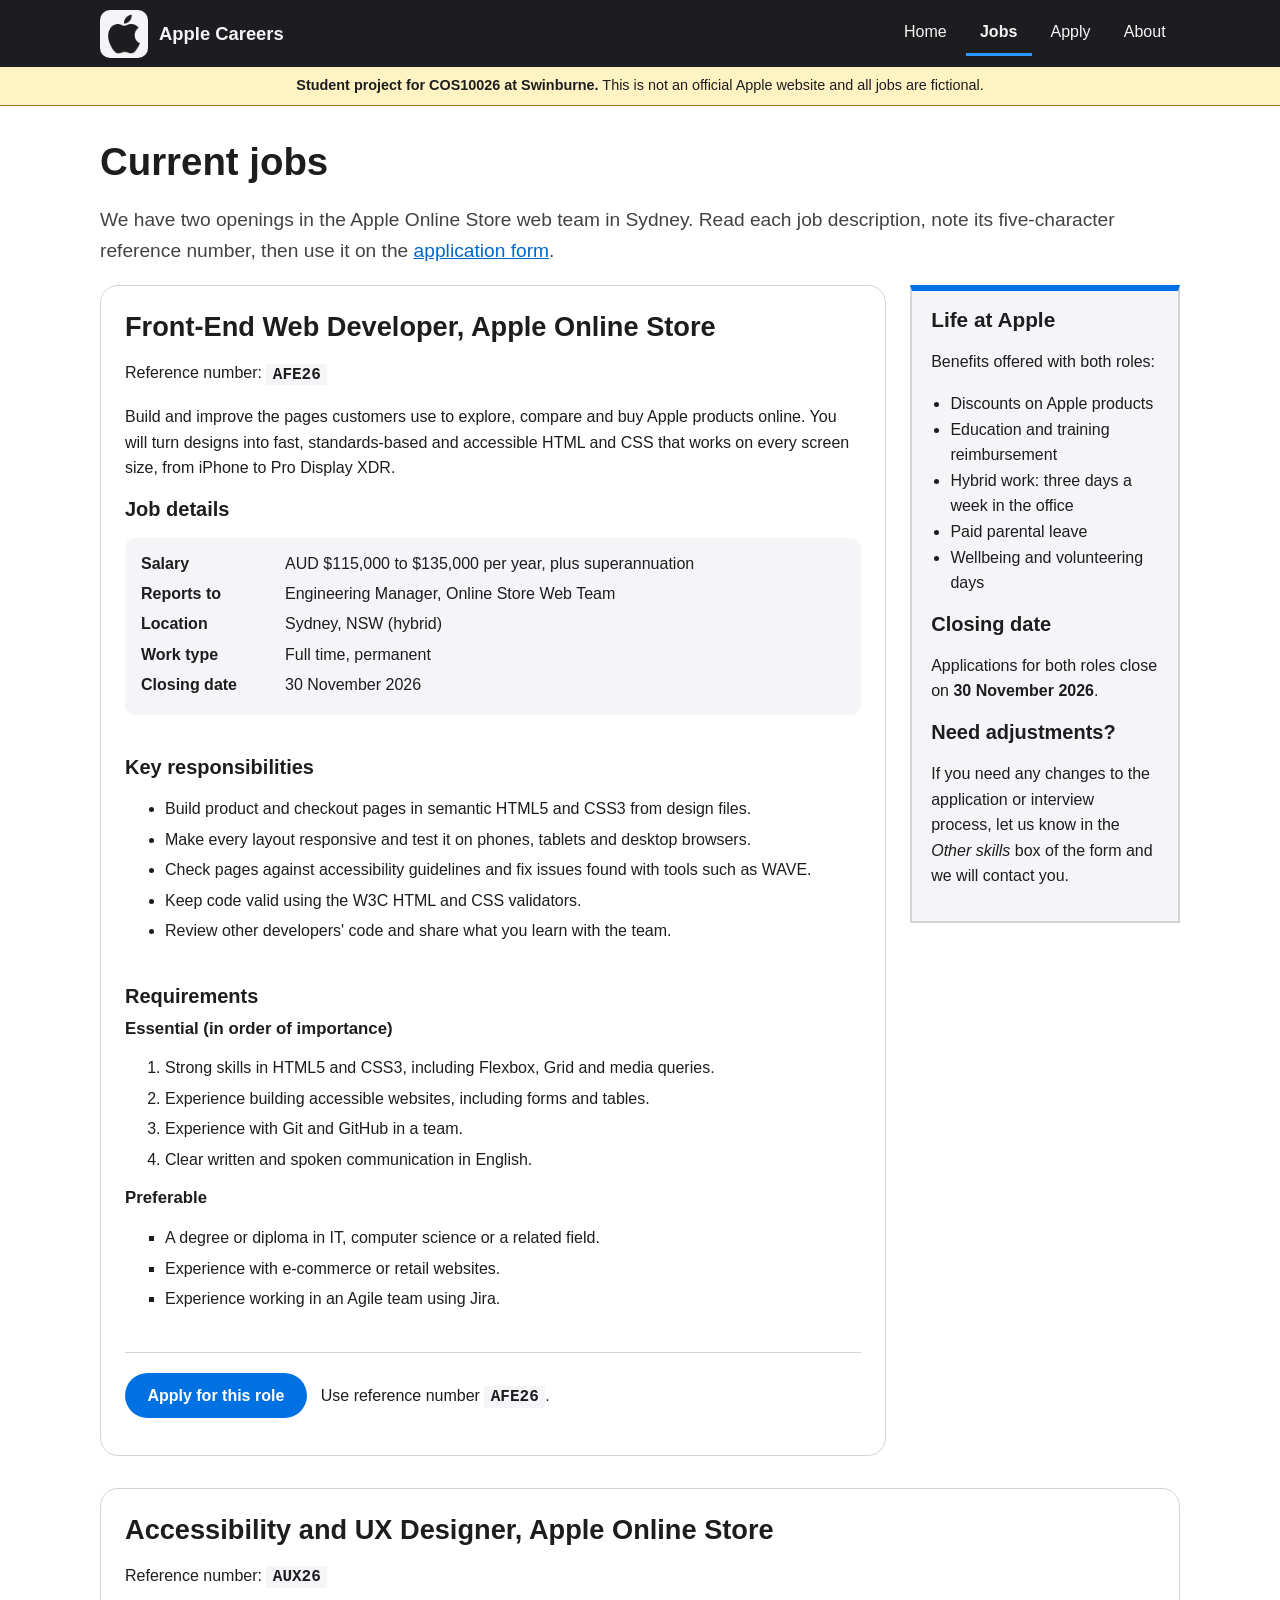
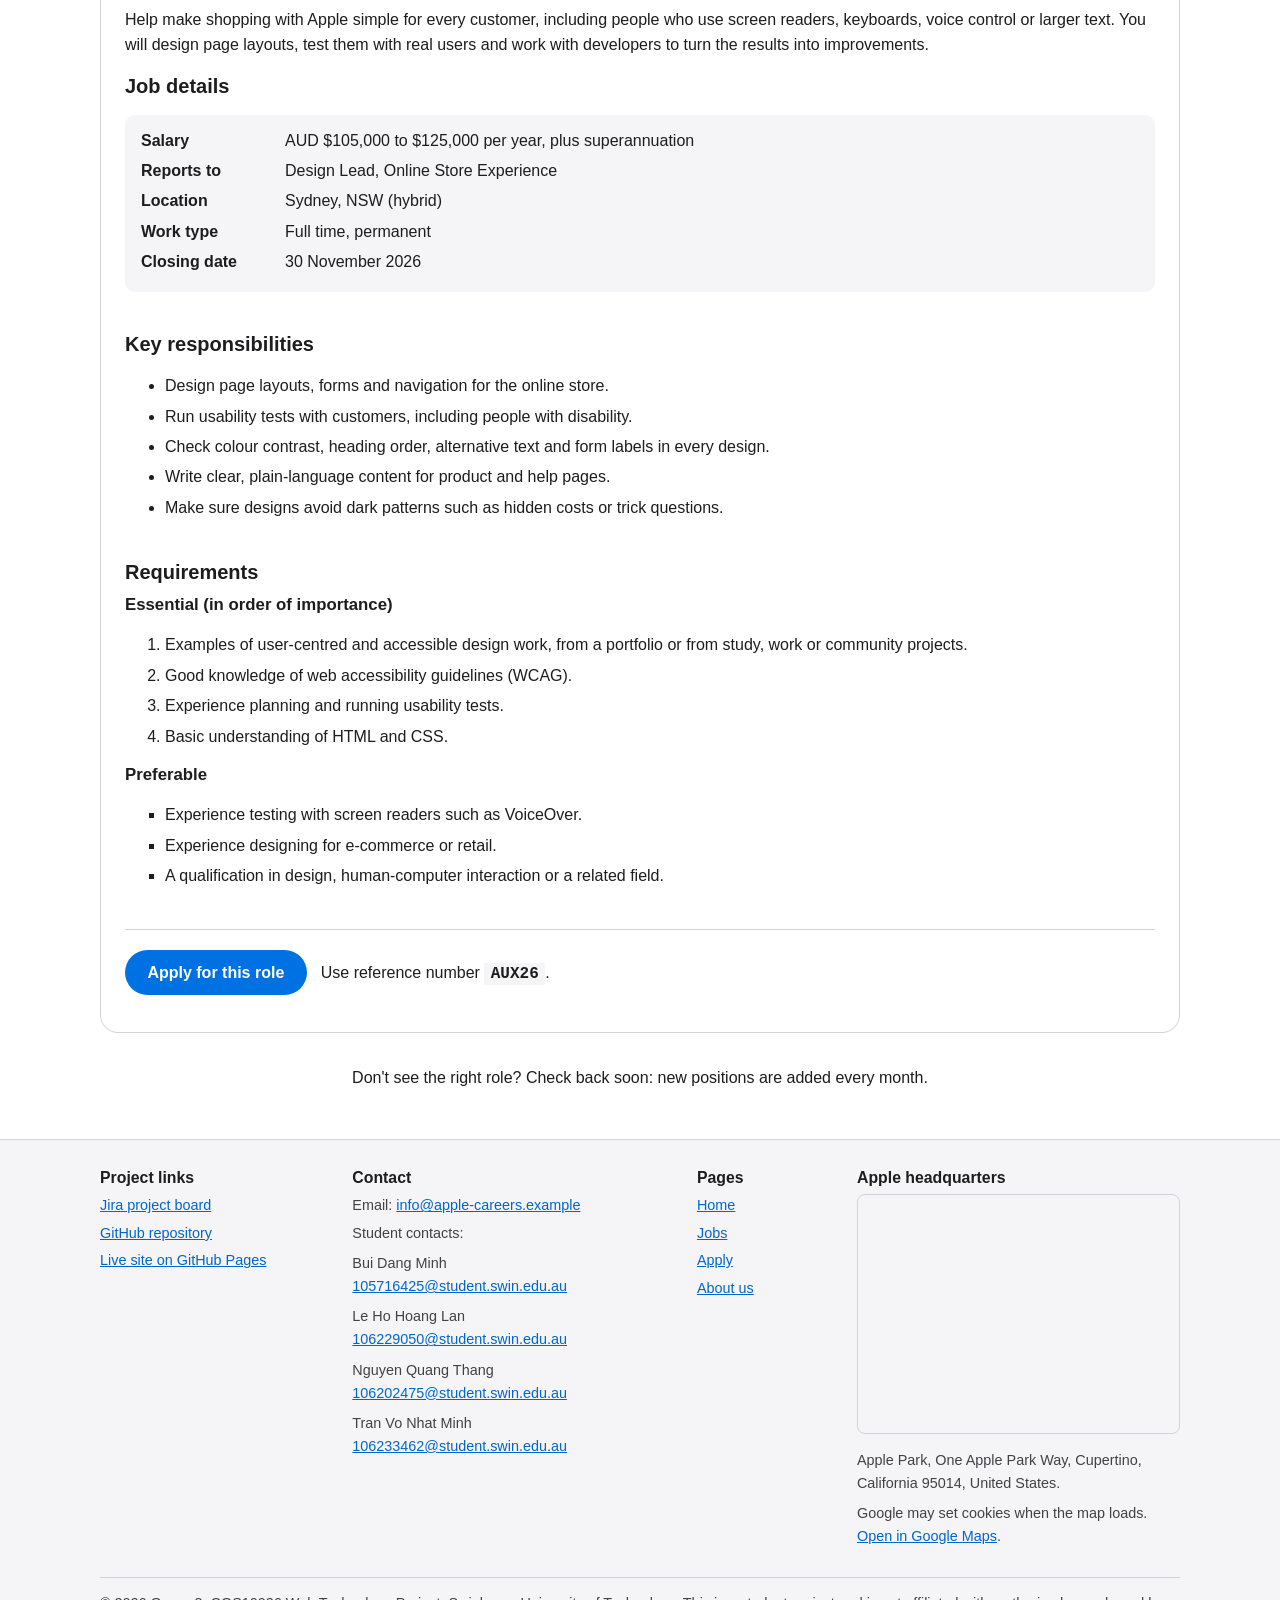
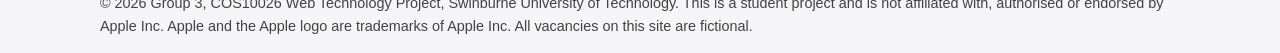
<file: jobs.html>
<!DOCTYPE html>
<html lang="en">
<head>
  <meta charset="utf-8">
  <meta name="viewport" content="width=device-width, initial-scale=1">
  <meta name="description" content="Current vacancies in the Apple Online Store web team in Sydney: Front-End Web Developer and Accessibility and UX Designer.">
  <meta name="keywords" content="Apple jobs, front-end web developer, UX designer, accessibility, Sydney, vacancies">
  <meta name="author" content="Group 3, COS10026">
  <title>Careers at Apple - Current jobs</title>

  <link rel="stylesheet" href="styles.css?v=20261023">
  <link rel="stylesheet" href="jobs.css">

  <style>
    .job-apply {
      margin-top: 1.5em;
      margin-bottom: 0;
      padding-top: 1em;
      border-top: 1px solid #d2d2d7;
    }
  </style>
</head>

<body>
  <a class="skip-link" href="#main-content">Skip to main content</a>

  <header id="site-header">
    <div class="container">
      <a class="brand" href="index.html">

        <!-- Logo glyph adapted from Devicon apple-original, https://devicon.dev/ (MIT); Apple trademark, educational use. -->
        <img src="images/logo.png" alt="Apple logo" width="48" height="48">
        Apple Careers
      </a>

      <nav>
        <ul>
          <li><a href="index.html">Home</a></li>
          <li><a href="jobs.html" class="current">Jobs</a></li>
          <li><a href="apply.html">Apply</a></li>
          <li><a href="about.html">About</a></li>
        </ul>
      </nav>
    </div>
  </header>

  <p class="project-banner">
    <strong>Student project for COS10026 at Swinburne.</strong> This is not an official Apple website and all jobs are fictional.
  </p>

  <main id="main-content" tabindex="-1">
    <div class="container">

      <h1>Current jobs</h1>
      <p>
        We have two openings in the Apple Online Store web team in Sydney.
        Read each job description, note its five-character reference number, then use it on the
        <a href="apply.html">application form</a>.
      </p>

      <aside aria-labelledby="life-heading">
        <h2 id="life-heading">Life at Apple</h2>
        <p>Benefits offered with both roles:</p>
        <ul>
          <li>Discounts on Apple products</li>
          <li>Education and training reimbursement</li>
          <li>Hybrid work: three days a week in the office</li>
          <li>Paid parental leave</li>
          <li>Wellbeing and volunteering days</li>
        </ul>
        <h3>Closing date</h3>
        <p>Applications for both roles close on <strong>30 November 2026</strong>.</p>
        <h3>Need adjustments?</h3>
        <p>
          If you need any changes to the application or interview process, let us know in the
          <em>Other skills</em> box of the form and we will contact you.
        </p>
      </aside>

      <!-- GenAI acknowledgement: see index.html. -->
      <section class="job" id="job-afe26" aria-labelledby="afe26-title">
        <h2 id="afe26-title">Front-End Web Developer, Apple Online Store</h2>
        <p>Reference number: <span class="ref">AFE26</span></p>

        <p>
          Build and improve the pages customers use to explore, compare and buy Apple products online.
          You will turn designs into fast, standards-based and accessible HTML and CSS that works on every
          screen size, from iPhone to Pro Display XDR.
        </p>

        <section aria-labelledby="afe26-facts">
          <h3 id="afe26-facts">Job details</h3>
          <dl class="job-facts">
            <dt>Salary</dt>
            <dd>AUD $115,000 to $135,000 per year, plus superannuation</dd>
            <dt>Reports to</dt>
            <dd>Engineering Manager, Online Store Web Team</dd>
            <dt>Location</dt>
            <dd>Sydney, NSW (hybrid)</dd>
            <dt>Work type</dt>
            <dd>Full time, permanent</dd>
            <dt>Closing date</dt>
            <dd>30 November 2026</dd>
          </dl>
        </section>

        <section aria-labelledby="afe26-duties">
          <h3 id="afe26-duties">Key responsibilities</h3>
          <ul>
            <li>Build product and checkout pages in semantic HTML5 and CSS3 from design files.</li>
            <li>Make every layout responsive and test it on phones, tablets and desktop browsers.</li>
            <li>Check pages against accessibility guidelines and fix issues found with tools such as WAVE.</li>
            <li>Keep code valid using the W3C HTML and CSS validators.</li>
            <li>Review other developers' code and share what you learn with the team.</li>
          </ul>
        </section>

        <section aria-labelledby="afe26-req">
          <h3 id="afe26-req">Requirements</h3>
          <h4>Essential (in order of importance)</h4>
          <ol>
            <li>Strong skills in HTML5 and CSS3, including Flexbox, Grid and media queries.</li>
            <li>Experience building accessible websites, including forms and tables.</li>
            <li>Experience with Git and GitHub in a team.</li>
            <li>Clear written and spoken communication in English.</li>
          </ol>
          <h4>Preferable</h4>
          <ul class="preferable">
            <li>A degree or diploma in IT, computer science or a related field.</li>
            <li>Experience with e-commerce or retail websites.</li>
            <li>Experience working in an Agile team using Jira.</li>
          </ul>
        </section>

        <p class="job-apply">
          <a class="button" href="apply.html">Apply for this role</a>
          Use reference number <span class="ref">AFE26</span>.
        </p>
      </section>

      <section class="job" id="job-aux26" aria-labelledby="aux26-title">
        <h2 id="aux26-title">Accessibility and UX Designer, Apple Online Store</h2>
        <p>Reference number: <span class="ref">AUX26</span></p>

        <p>
          Help make shopping with Apple simple for every customer, including people who use screen readers,
          keyboards, voice control or larger text. You will design page layouts, test them with real users
          and work with developers to turn the results into improvements.
        </p>

        <section aria-labelledby="aux26-facts">
          <h3 id="aux26-facts">Job details</h3>
          <dl class="job-facts">
            <dt>Salary</dt>
            <dd>AUD $105,000 to $125,000 per year, plus superannuation</dd>
            <dt>Reports to</dt>
            <dd>Design Lead, Online Store Experience</dd>
            <dt>Location</dt>
            <dd>Sydney, NSW (hybrid)</dd>
            <dt>Work type</dt>
            <dd>Full time, permanent</dd>
            <dt>Closing date</dt>
            <dd>30 November 2026</dd>
          </dl>
        </section>

        <section aria-labelledby="aux26-duties">
          <h3 id="aux26-duties">Key responsibilities</h3>
          <ul>
            <li>Design page layouts, forms and navigation for the online store.</li>
            <li>Run usability tests with customers, including people with disability.</li>
            <li>Check colour contrast, heading order, alternative text and form labels in every design.</li>
            <li>Write clear, plain-language content for product and help pages.</li>
            <li>Make sure designs avoid dark patterns such as hidden costs or trick questions.</li>
          </ul>
        </section>

        <section aria-labelledby="aux26-req">
          <h3 id="aux26-req">Requirements</h3>
          <h4>Essential (in order of importance)</h4>
          <ol>
            <li>Examples of user-centred and accessible design work, from a portfolio or from study, work or community projects.</li>
            <li>Good knowledge of web accessibility guidelines (WCAG).</li>
            <li>Experience planning and running usability tests.</li>
            <li>Basic understanding of HTML and CSS.</li>
          </ol>
          <h4>Preferable</h4>
          <ul class="preferable">
            <li>Experience testing with screen readers such as VoiceOver.</li>
            <li>Experience designing for e-commerce or retail.</li>
            <li>A qualification in design, human-computer interaction or a related field.</li>
          </ul>
        </section>

        <p class="job-apply">
          <a class="button" href="apply.html">Apply for this role</a>
          Use reference number <span class="ref">AUX26</span>.
        </p>
      </section>

      <p class="clear" style="text-align: center;">
        Don't see the right role? Check back soon: new positions are added every month.
      </p>

    </div>
  </main>

  <footer id="site-footer">
    <div class="container">
      <div class="footer-columns">
        <section aria-labelledby="footer-project">
          <h2 id="footer-project">Project links</h2>
          <ul>
            <li><a href="https://cos10026-group3.atlassian.net/jira/software/projects/WWTP/summary">Jira project board</a></li>
            <li><a href="https://github.com/dangminh232006/Web-Project-Group-3">GitHub repository</a></li>
            <li><a href="https://dangminh232006.github.io/Web-Project-Group-3/">Live site on GitHub Pages</a></li>
          </ul>
        </section>
        <section aria-labelledby="footer-contact">
          <h2 id="footer-contact">Contact</h2>
          <ul>
            <li>Email: <a href="mailto:info@apple-careers.example">info@apple-careers.example</a></li>
            <li>Student contacts:
              <ul>
                <li>Bui Dang Minh<br><a href="mailto:105716425@student.swin.edu.au">105716425@student.swin.edu.au</a></li>
                <li>Le Ho Hoang Lan<br><a href="mailto:106229050@student.swin.edu.au">106229050@student.swin.edu.au</a></li>
                <li>Nguyen Quang Thang<br><a href="mailto:106202475@student.swin.edu.au">106202475@student.swin.edu.au</a></li>
                <li>Tran Vo Nhat Minh<br><a href="mailto:106233462@student.swin.edu.au">106233462@student.swin.edu.au</a></li>
              </ul>
            </li>
          </ul>
        </section>
        <section aria-labelledby="footer-site">
          <h2 id="footer-site">Pages</h2>
          <ul>
            <li><a href="index.html">Home</a></li>
            <li><a href="jobs.html">Jobs</a></li>
            <li><a href="apply.html">Apply</a></li>
            <li><a href="about.html">About us</a></li>
          </ul>
        </section>

        <section class="footer-map" aria-labelledby="footer-location">
          <h2 id="footer-location">Apple headquarters</h2>
          <!-- Map supplied by Google Maps: Apple Park, Cupertino; https://www.google.com/maps/place/Apple+Park,+One+Apple+Park+Way,+Cupertino,+CA+95014 -->
          <iframe src="https://www.google.com/maps/embed?origin=mfe&amp;pb=!1m3!2m1!1sApple+Park,+One+Apple+Park+Way,+Cupertino,+CA+95014!6i15"
                  title="Google Map showing Apple Park, Apple headquarters in Cupertino, California"
                  width="600" height="240" loading="lazy"></iframe>
          <p>Apple Park, One Apple Park Way, Cupertino, California 95014, United States.</p>
          <p>Google may set cookies when the map loads.
            <a href="https://www.google.com/maps/place/Apple+Park,+One+Apple+Park+Way,+Cupertino,+CA+95014">Open in Google Maps</a>.
          </p>
        </section>
      </div>
      <p class="disclaimer">
        &copy; 2026 Group 3, COS10026 Web Technology Project, Swinburne University of Technology.
        This is a student project and is not affiliated with, authorised or endorsed by Apple Inc.
        Apple and the Apple logo are trademarks of Apple Inc. All vacancies on this site are fictional.
      </p>
    </div>
  </footer>
</body>
</html>
</file>
<file: styles.css>
/* Show the skip link on keyboard focus. */
/* GenAI acknowledgement: see index.html. */
.skip-link {
  position: absolute;
  top: -100px;
  left: 1em;
  padding: 0.75em 1em;
  color: #ffffff;
  background-color: #1d1d1f;
  z-index: 10;
}

.skip-link:focus {
  top: 0.5em;
  color: #ffffff;
  outline: 3px solid #ff9f0a;
}

/* Use border-box sizing and visible focus styles. */
* {
  box-sizing: border-box;
}

body {
  margin: 0;
  font-family: "Helvetica Neue", Helvetica, Arial, sans-serif;
  font-size: 1em;
  line-height: 1.6;
  color: #1d1d1f;
  background-color: #ffffff;
}

h1, h2, h3, h4 {
  color: #1d1d1f;
  line-height: 1.25;
  margin-top: 0;
  margin-bottom: 0.5em;
}

h1 {
  font-size: 2.4em;
}

h2 {
  font-size: 1.7em;
}

h3 {
  font-size: 1.25em;
}

h4 {
  font-size: 1.05em;
}

a {
  color: #0066cc;
}

a:visited {
  color: #5b3a99;
}

a:hover {
  color: #003d7a;
  text-decoration: none;
}

a:focus,
input:focus,
select:focus,
textarea:focus,
button:focus {
  outline: 3px solid #0058b0;
}

#site-header a:focus {
  outline: 3px solid #ff9f0a;
}

img {
  max-width: 100%;
  height: auto;
}

.container {
  width: 90%;
  max-width: 1080px;
  margin-left: auto;
  margin-right: auto;
}

/* Share navigation and mark the current page. */
#site-header {
  background-color: #1d1d1f;
  color: #f5f5f7;
  padding: 0.6em 0;
}

#site-header .container {
  display: flex;
  justify-content: space-between;
  align-items: center;
  flex-wrap: wrap;
}

.brand {
  display: flex;
  align-items: center;
  color: #f5f5f7;
  text-decoration: none;
  font-size: 1.15em;
  font-weight: bold;
}

.brand img {
  background-color: #f5f5f7;
  border-radius: 10px;
  padding: 4px;
  margin-right: 0.6em;
}

.brand:visited {
  color: #f5f5f7;
}

nav ul {
  list-style-type: none;
  margin: 0;
  padding: 0;
}

nav li {
  display: inline-block;
}

nav a {
  display: block;
  padding: 0.5em 0.9em;
  color: #f5f5f7;
  text-decoration: none;
  border-bottom: 3px solid #1d1d1f;
}

nav a:visited {
  color: #f5f5f7;
}

nav a:hover {
  color: #ffffff;
  border-bottom-color: #a1a1a6;
}

nav a.current {
  border-bottom-color: #2997ff;
  font-weight: bold;
}

.project-banner {
  margin: 0;
  padding: 0.5em 0;
  background-color: #fff3c4;
  border-bottom: 1px solid #b07d00;
  text-align: center;
  font-size: 0.9em;
}

/* Share section spacing and button styles. */
main {
  padding-top: 2em;
  padding-bottom: 2em;
}

main section {
  margin-bottom: 2.5em;
}

main > .container > section {
  padding-bottom: 2em;
  border-bottom: 1px solid #d2d2d7;
}

h1 + p {
  font-size: 1.2em;
  color: #424245;
}

.button {
  display: inline-block;
  padding: 0.6em 1.4em;
  margin: 0.3em 0.6em 0.3em 0;
  border-radius: 980px;
  background-color: #0071e3;
  color: #ffffff;
  text-decoration: none;
  font-weight: bold;
}

.button:visited {
  color: #ffffff;
}

.button:hover {
  background-color: #0058b0;
  color: #ffffff;
}

.button.secondary {
  background-color: #ffffff;
  color: #0066cc;
  border: 2px solid #0071e3;
}

.button.secondary:hover {
  background-color: #e8f2fd;
}

.note {
  background-color: #f5f5f7;
  border-left: 4px solid #86868b;
  padding: 0.8em 1em;
  font-size: 0.95em;
}

.ref {
  font-family: "Courier New", Courier, monospace;
  font-weight: bold;
  background-color: #f5f5f7;
  padding: 0.1em 0.4em;
}

/* Keep wide tables scrollable within their wrapper. */
.table-wrapper {
  overflow-x: auto;
}

table {
  width: 100%;
  margin-top: 1em;
}

caption {
  font-weight: bold;
  text-align: left;
  padding-bottom: 0.5em;
}

th, td {
  border: 1px solid #d2d2d7;
  padding: 0.6em 0.8em;
  text-align: left;
  vertical-align: top;
}

thead th {
  background-color: #1d1d1f;
  color: #ffffff;
}

tbody th {
  background-color: #f5f5f7;
}

.placeholder {
  background-color: #fff3c4;
  border: 1px dashed #b07d00;
  padding: 0 0.3em;
}

/* Arrange the shared footer columns. */
#site-footer {
  background-color: #f5f5f7;
  color: #424245;
  padding: 2em 0 1em;
  font-size: 0.9em;
  border-top: 1px solid #d2d2d7;
}

#site-footer h2 {
  font-size: 1.1em;
  margin-bottom: 0.4em;
}

.footer-columns {
  display: grid;
  grid-template-columns: 1fr 1.4fr 0.6fr 1.4fr;
  gap: 1.5em;
}

.footer-columns section {
  min-width: 0;
  margin-bottom: 1em;
  overflow-wrap: break-word;
}

#site-footer ul {
  list-style-type: none;
  padding-left: 0;
  margin: 0;
}

#site-footer li {
  margin-bottom: 0.3em;
}

#site-footer li ul {
  margin-top: 0.5em;
}

#site-footer li ul li {
  margin-bottom: 0.5em;
}

.footer-map iframe {
  width: 100%;
  height: 240px;
  border: 1px solid #d2d2d7;
  border-radius: 8px;
}

.footer-map p {
  margin: 0.5em 0 0;
}

.disclaimer {
  border-top: 1px solid #d2d2d7;
  padding-top: 1em;
  margin-bottom: 0;
}

/* Reflow navigation and footer columns on smaller screens. */
@media screen and (max-width: 1024px) {
  .footer-columns {
    grid-template-columns: repeat(2, minmax(0, 1fr));
  }
}

@media screen and (max-width: 768px) {
  h1 {
    font-size: 1.9em;
  }

  h2 {
    font-size: 1.45em;
  }

  #site-header .container {
    justify-content: center;
  }

  nav ul {
    text-align: center;
    margin-top: 0.4em;
  }

}

@media screen and (max-width: 480px) {
  .container {
    width: 94%;
  }

  nav a {
    padding: 0.4em 0.6em;
  }

  .footer-columns {
    grid-template-columns: 1fr;
  }

}

/* Hide navigation, search and action buttons in print. */
@media print {
  nav,
  #search,
  .button {
    display: none;
  }

  body {
    color: #000000;
    background-color: #ffffff;
  }

}
</file>
<file: index.css>
/* Arrange the hero text and illustration. */
/* GenAI acknowledgement: see index.html. */
#hero {
  background-color: #fbfbfd;
  /* Original AI-assisted background; acknowledgement: index.html. */
  background-image: url("images/bg-hero.jpg");
  background-repeat: no-repeat;
  background-position: center top;
  background-size: cover;
  padding: 3em 0;
  border-bottom: 1px solid #d2d2d7;
}

#hero .container {
  display: flex;
  align-items: center;
  justify-content: space-between;
}

.hero-text {
  width: 52%;
}

.hero-figure {
  width: 44%;
  margin: 0;
}

.hero-figure img {
  border-radius: 18px;
  border: 1px solid #d2d2d7;
}

.slogan {
  font-size: 1.6em;
  font-weight: bold;
  color: #0066cc;
  margin-top: 0;
}

/* Wrap the search label and controls. */
.search-row {
  display: flex;
  flex-wrap: wrap;
  align-items: center;
}

.search-row label {
  width: 100%;
  font-weight: bold;
  margin-bottom: 0.3em;
}

.search-row input {
  width: 60%;
  padding: 0.6em 0.8em;
  font-size: 1em;
  border: 1px solid #86868b;
  border-radius: 8px;
  margin-right: 0.6em;
}

.search-row button {
  padding: 0.6em 1.4em;
  font-size: 1em;
  font-weight: bold;
  color: #ffffff;
  background-color: #0071e3;
  border: 2px solid #0071e3;
  border-radius: 980px;
}

.search-row button:hover {
  background-color: #0058b0;
}

#process tbody tr:nth-child(even) td {
  background-color: #fbfbfd;
}

#acknowledgement {
  background-color: #f5f5f7;
  border: 1px solid #d2d2d7;
  border-left: 6px solid #8a4b1f;
  padding: 1.5em;
}

/* Stack hero content on smaller screens. */
@media screen and (max-width: 1024px) {
  .hero-text {
    width: 55%;
  }

  .hero-figure {
    width: 42%;
  }
}

@media screen and (max-width: 768px) {
  #hero .container {
    flex-direction: column;
  }

  .hero-text,
  .hero-figure {
    width: 100%;
  }

  .hero-figure {
    margin-top: 1.5em;
  }

  .search-row input {
    width: 100%;
    margin-right: 0;
    margin-bottom: 0.6em;
  }

}
</file>
<file: about.css>
/* Distinguish student IDs in the member list. */
/* GenAI acknowledgement: see index.html. */
.student-id {
  display: inline-block;
  font-family: "Courier New", Courier, monospace;
  font-size: 0.9em;
  font-weight: bold;
  color: #ffffff;
  background-color: #0071e3;
  padding: 0.1em 0.6em;
  border-radius: 980px;
  margin-left: 0.4em;
}

#group-details ul ul {
  list-style-type: circle;
}

.members dt {
  font-size: 1.2em;
  font-weight: bold;
  margin-top: 1.2em;
  padding-top: 0.8em;
  border-top: 1px solid #d2d2d7;
}

.members dt:first-child {
  border-top: none;
}

.members dd {
  margin-left: 0;
  margin-bottom: 0.4em;
}

.members dd.quote {
  font-weight: bold;
  border-left: 4px solid #0071e3;
  padding-left: 0.8em;
}

/* Center the collage and scale it without cropping. */
#photo {
  text-align: center;
}

#group-photo {
  border: 4px solid #1d1d1f;
  border-radius: 18px;
  padding: 0.8em;
  margin: 1em auto;
  max-width: 820px;
  background-color: #f5f5f7;
}

#group-photo img {
  display: block;
  width: 100%;
  height: auto;
  border-radius: 10px;
}

#group-photo figcaption {
  text-align: center;
  padding-top: 0.6em;
  color: #424245;
}

/* Use borders and alternating table rows for readability. */
#fun-facts table {
  border: 2px solid #1d1d1f;
}

#fun-facts th {
  background-color: #0071e3;
  color: #ffffff;
}

#fun-facts td {
  background-color: #ffffff;
}

#fun-facts tbody tr:nth-child(even) td {
  background-color: #f5f5f7;
}

#fun-facts tbody tr:hover td {
  background-color: #d6e9ff;
  color: #1d1d1f;
}
</file>
<file: apply.css>
/* Pair related form fields in two columns. */
/* GenAI acknowledgement: see index.php. */
.form-grid {
  display: grid;
  grid-template-columns: repeat(2, minmax(0, 1fr));
  gap: 1em 1.5em;
}

.form-grid .wide {
  grid-column: 1 / 3;
}

fieldset {
  border: 1px solid #d2d2d7;
  border-radius: 14px;
  padding: 1em 1.5em 1.5em;
  margin: 0 0 1.5em;
}

legend {
  font-weight: bold;
  font-size: 1.15em;
  padding: 0 0.4em;
}

.field {
  display: flex;
  flex-direction: column;
  min-width: 0;
}

/* Align paired controls despite different hint lengths. */
.field > label {
  min-height: 3.5em;
  margin-bottom: 0.5em;
}

.field label {
  display: block;
  font-weight: bold;
}

.hint {
  display: block;
  font-size: 0.85em;
  color: #424245;
  font-weight: normal;
}

.field > input,
.field > select,
.field > textarea {
  width: 100%;
  padding: 0.6em 0.7em;
  min-height: 3em;
  line-height: 1.6;
  font-size: 1em;
  font-family: "Helvetica Neue", Helvetica, Arial, sans-serif;
  border: 1px solid #86868b;
  border-radius: 8px;
  background-color: #ffffff;
}

/* Wrap choice labels and retain 3em target heights. */
.choices {
  display: flex;
  flex-wrap: wrap;
  margin-bottom: 1em;
}

.choices label {
  display: flex;
  align-items: center;
  width: 33.333%;
  min-height: 3em;
  padding-right: 1em;
  margin-bottom: 0;
  font-weight: normal;
}

.choices input {
  flex: none;
  width: auto;
  margin: 0;
  margin-right: 0.4em;
}

.field .choices label {
  width: 25%;
}

.field fieldset {
  border: none;
  padding: 0;
  margin: 0;
  min-width: 0;
}

.field fieldset legend {
  font-size: 1em;
  padding: 0;
  margin-bottom: 0.3em;
}

.form-buttons {
  display: flex;
  justify-content: flex-end;
  flex-wrap: wrap;
  gap: 1em;
}

.form-buttons input {
  padding: 0.7em 1.6em;
  margin: 0;
  font-size: 1em;
  font-weight: bold;
  border-radius: 980px;
  border: 2px solid #0071e3;
}

.form-buttons input[type="submit"] {
  background-color: #0071e3;
  color: #ffffff;
}

.form-buttons input[type="reset"] {
  background-color: #ffffff;
  color: #0066cc;
  border-color: #86868b;
  font-weight: normal;
}

.form-buttons input:hover {
  border-color: #003d7a;
}

/* Stack fields and release reserved label height on smaller screens. */
@media screen and (max-width: 768px) {
  .form-grid {
    grid-template-columns: 1fr;
  }

  .form-grid .wide {
    grid-column: 1;
  }

  .field > label {
    min-height: 0;
  }

  .choices label,
  .field .choices label {
    width: 50%;
  }

}

@media screen and (max-width: 480px) {
  .choices label,
  .field .choices label {
    width: 100%;
  }
}

.required-star {
  color: #b3261e;
  font-weight: bold;
}

#privacy {
  border: 1px solid #0071e3;
  background-color: #e8f2fd;
  padding: 1em 1.2em;
  margin-bottom: 1.5em;
}
</file>
<file: jobs.css>
/* Keep the aside at 25% width and clear the role floats. */
/* GenAI acknowledgement: see index.html. */
aside {
  float: right;
  width: 25%;
  margin: 0 0 1.5em 1.5em;
  padding: 1em 1.2em;
  border: 2px solid #d2d2d7;
  border-top: 6px solid #0071e3;
  background-color: #f5f5f7;
}

aside h2 {
  font-size: 1.3em;
}

aside ul {
  padding-left: 1.2em;
}

.job {
  border: 1px solid #d2d2d7;
  border-radius: 18px;
  padding: 1.5em;
  margin-bottom: 2em;
  overflow: hidden;
}

/* Float each fact term beside its value. */
.job-facts {
  background-color: #f5f5f7;
  padding: 0.8em 1em;
  border-radius: 10px;
}

.job-facts dt {
  font-weight: bold;
  float: left;
  width: 9em;
  clear: left;
}

.job-facts dd {
  margin-left: 9em;
  margin-bottom: 0.3em;
}

.job ol {
  list-style-type: decimal;
}

.job ul.preferable {
  list-style-type: square;
}

.job li {
  margin-bottom: 0.3em;
}

.clear {
  clear: both;
}

/* Remove floats on smaller screens. */
@media screen and (max-width: 768px) {

  aside {
    float: none;
    width: 100%;
    margin: 0 0 1.5em 0;
  }

  .job-facts dt {
    float: none;
    width: auto;
  }

  .job-facts dd {
    margin-left: 0;
  }

}

/* Keep the aside in document flow when printed. */
@media print {
  aside {
    float: none;
    width: 100%;
  }
}
</file>
